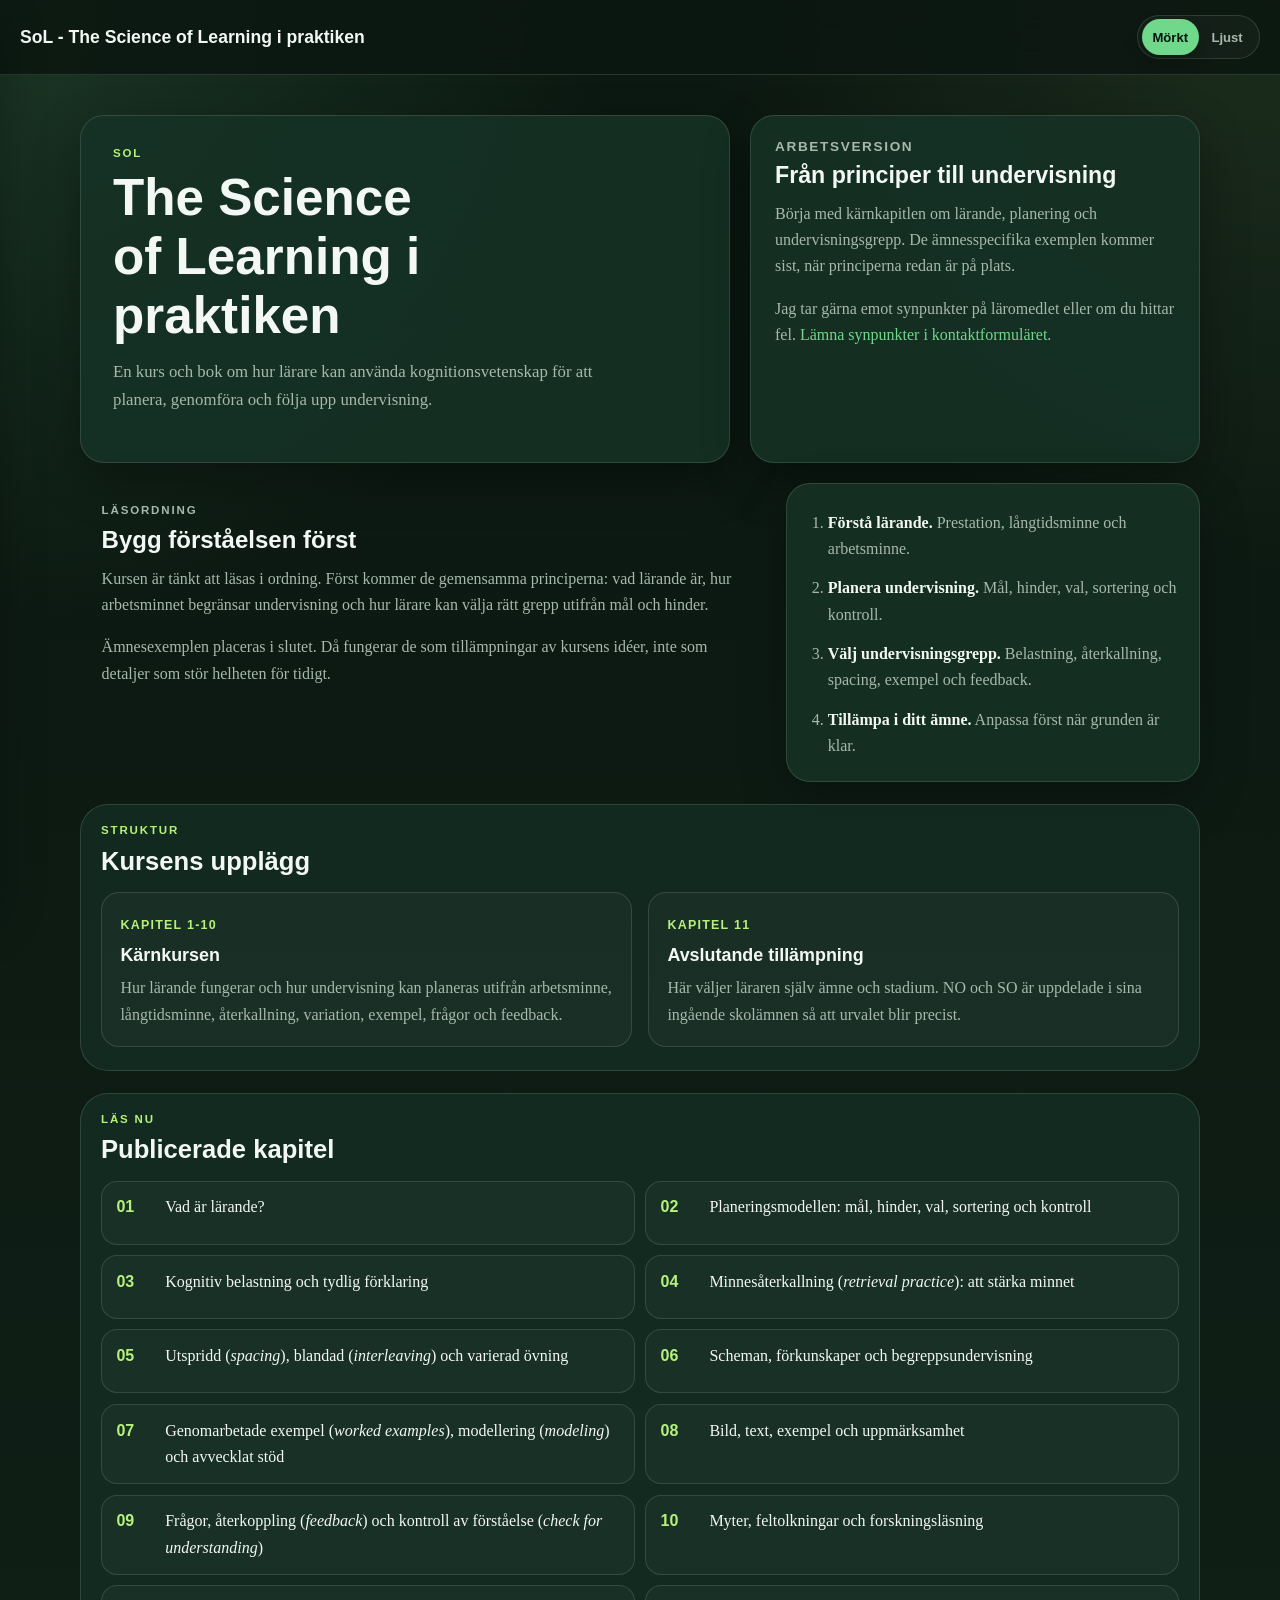
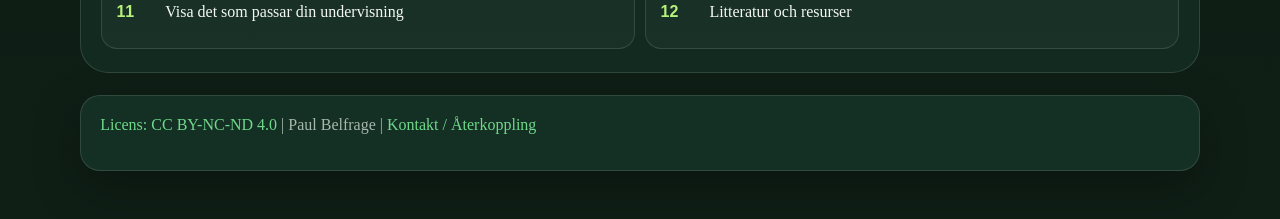
<file: index.html>
<!DOCTYPE html>
<html lang="sv">

<head>
    <meta charset="UTF-8">
    <meta name="viewport" content="width=device-width, initial-scale=1.0">
    <meta name="description" content="The Science of Learning i praktiken är en bok om kognitionsvetenskap, undervisning och lärande med kapitel, övningar och quiz.">
    <title>The Science of Learning i praktiken</title>
    <link rel="stylesheet" href="css/style.css?v=202608251837">
</head>

<body>
    <nav class="navbar">
        <a href="index.html" class="logo">SoL - The Science of Learning i praktiken</a>
        <button class="menu-toggle" id="menu-toggle" aria-label="Öppna kapitelmeny">☰</button>
    </nav>

    <aside class="side-menu" id="side-menu" aria-label="Kapitelmeny">
        <a href="index.html" class="menu-close" id="menu-close" aria-label="Stäng kapitelmeny">✕</a>
        <h2>Kapitel</h2>
        <nav class="chapter-menu" id="chapters-menu"></nav>
    </aside>

    <div class="container home-page">
        <header class="hero">
            <div class="hero-copy">
                <p class="eyebrow">SoL</p>
                <h1>The Science of Learning i praktiken</h1>
                <p class="subtitle">En kurs och bok om hur lärare kan använda kognitionsvetenskap för att planera, genomföra och följa upp undervisning.</p>
            </div>
            <div class="hero-card">
                <p class="hero-card-label">Arbetsversion</p>
                <h2>Från principer till undervisning</h2>
                <p>Börja med kärnkapitlen om lärande, planering och undervisningsgrepp. De ämnesspecifika exemplen kommer sist, när principerna redan är på plats.</p>
                <p>Jag tar gärna emot synpunkter på läromedlet eller om du hittar fel. <a
                        href="https://docs.google.com/forms/d/e/1FAIpQLSc8fyjjAhtlfX3u6UeVvk6AlF_3-ow0UdZmgP3QtJIn5s7_hw/viewform?usp=dialog"
                        target="_blank" rel="noopener noreferrer">Lämna synpunkter i kontaktformuläret</a>.</p>
            </div>
        </header>

        <main class="page-stack">
            <section class="course-intro split-mode">
                <div class="split-mode-copy">
                    <p class="eyebrow">Läsordning</p>
                    <h2>Bygg förståelsen först</h2>
                    <p>Kursen är tänkt att läsas i ordning. Först kommer de gemensamma principerna: vad lärande är, hur arbetsminnet begränsar undervisning och hur lärare kan välja rätt grepp utifrån mål och hinder.</p>
                    <p>Ämnesexemplen placeras i slutet. Då fungerar de som tillämpningar av kursens idéer, inte som detaljer som stör helheten för tidigt.</p>
                </div>
                <div class="split-mode-panel">
                    <ol class="course-steps">
                        <li><strong>Förstå lärande.</strong> Prestation, långtidsminne och arbetsminne.</li>
                        <li><strong>Planera undervisning.</strong> Mål, hinder, val, sortering och kontroll.</li>
                        <li><strong>Välj undervisningsgrepp.</strong> Belastning, återkallning, spacing, exempel och feedback.</li>
                        <li><strong>Tillämpa i ditt ämne.</strong> Anpassa först när grunden är klar.</li>
                    </ol>
                </div>
            </section>

            <section class="toc-section" id="course-roadmap">
                <div class="section-heading">
                    <div>
                        <p class="eyebrow">Struktur</p>
                        <h2>Kursens upplägg</h2>
                    </div>
                </div>

                <div class="roadmap-grid">
                    <article class="roadmap-card">
                        <span class="roadmap-range">Kapitel 1-10</span>
                        <h3>Kärnkursen</h3>
                        <p>Hur lärande fungerar och hur undervisning kan planeras utifrån arbetsminne, långtidsminne, återkallning, variation, exempel, frågor och feedback.</p>
                    </article>
                    <article class="roadmap-card">
                        <span class="roadmap-range">Kapitel 11</span>
                        <h3>Avslutande tillämpning</h3>
                        <p>Här väljer läraren själv ämne och stadium. NO och SO är uppdelade i sina ingående skolämnen så att urvalet blir precist.</p>
                    </article>
                </div>
            </section>

            <section class="toc-section" id="available-chapters">
                <div class="section-heading">
                    <div>
                        <p class="eyebrow">Läs nu</p>
                        <h2>Publicerade kapitel</h2>
                    </div>
                </div>
                <nav class="chapter-menu chapter-menu-home" id="chapters-menu-homepage"></nav>
            </section>

        </main>

        <footer class="site-footer">
            <p><a href="https://creativecommons.org/licenses/by-nc-nd/4.0/" target="_blank" rel="noopener noreferrer">Licens: CC BY-NC-ND 4.0</a> | Paul Belfrage | <a
                href="https://docs.google.com/forms/d/e/1FAIpQLSc8fyjjAhtlfX3u6UeVvk6AlF_3-ow0UdZmgP3QtJIn5s7_hw/viewform"
                target="_blank" rel="noopener noreferrer">Kontakt / Återkoppling</a></p>
    </footer>
    </div>

    <script src="js/main.js?v=202608251837"></script>
</body>

</html>
</file>
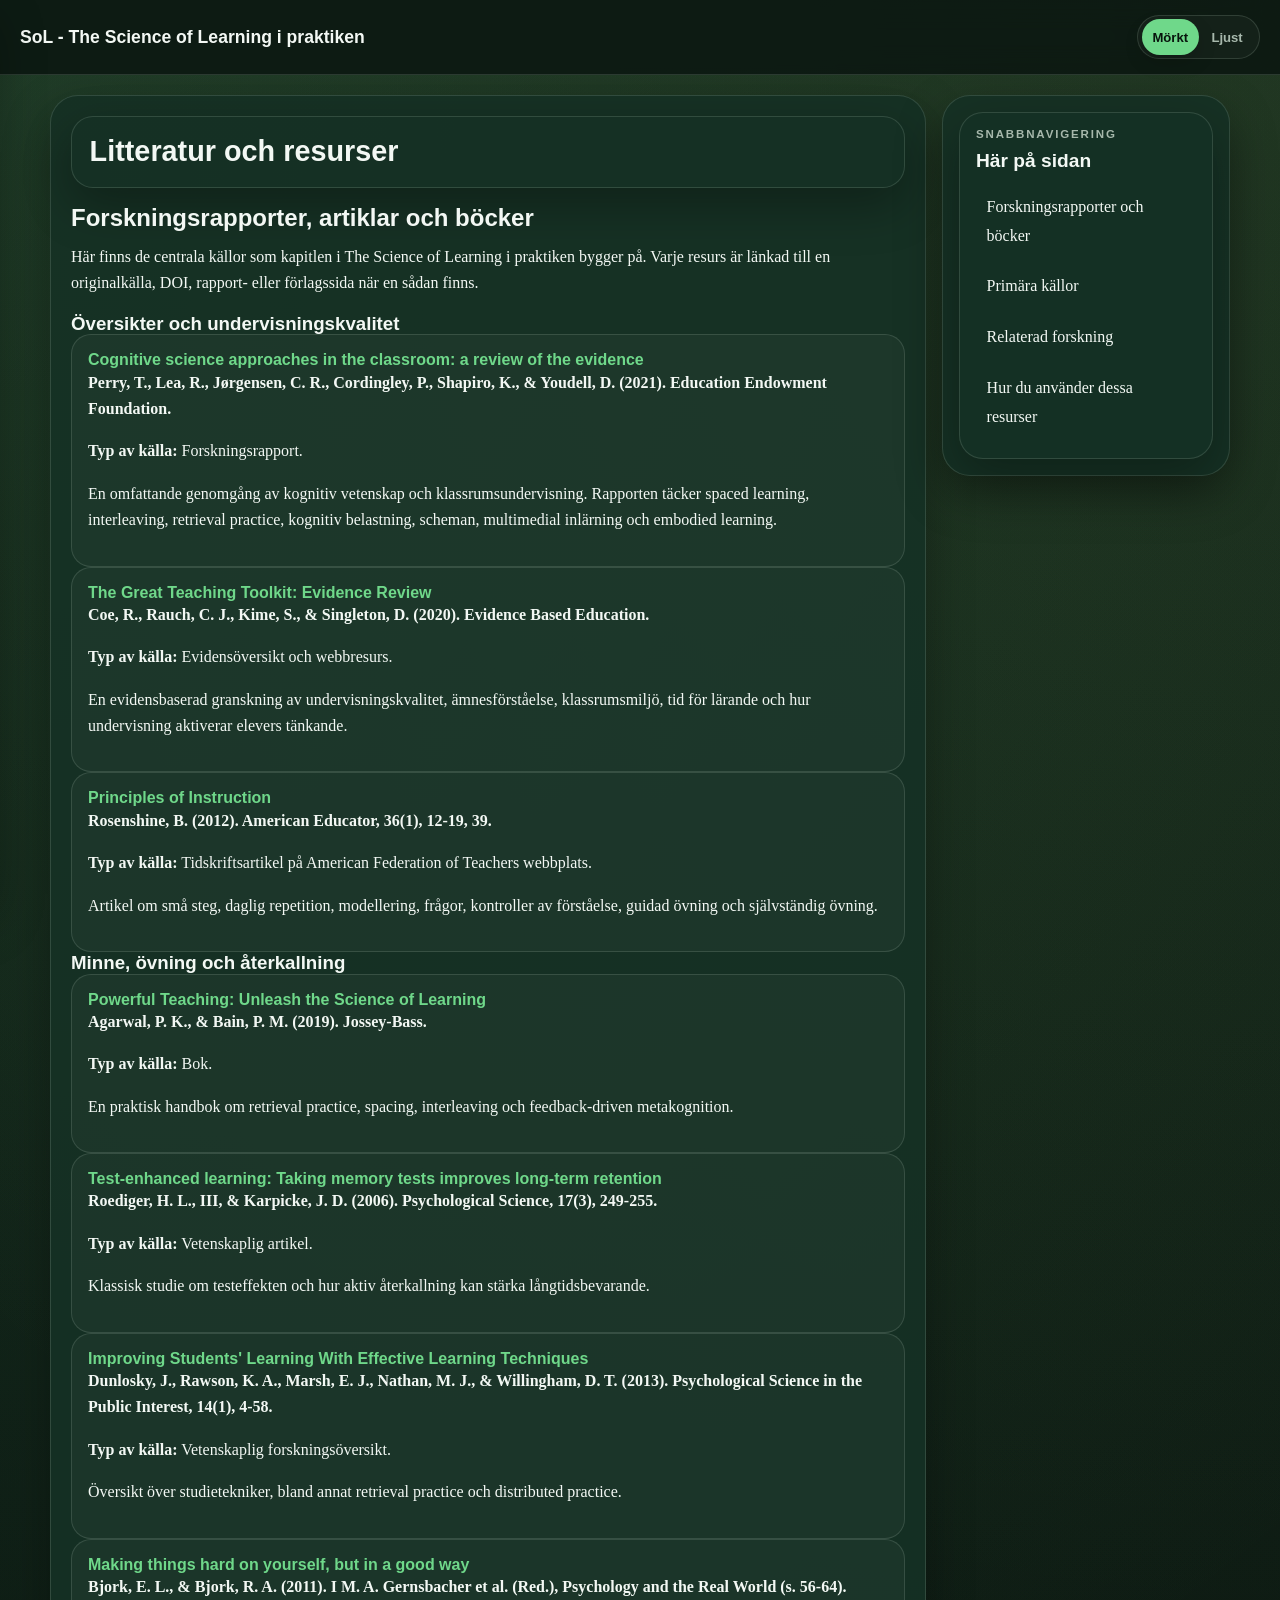
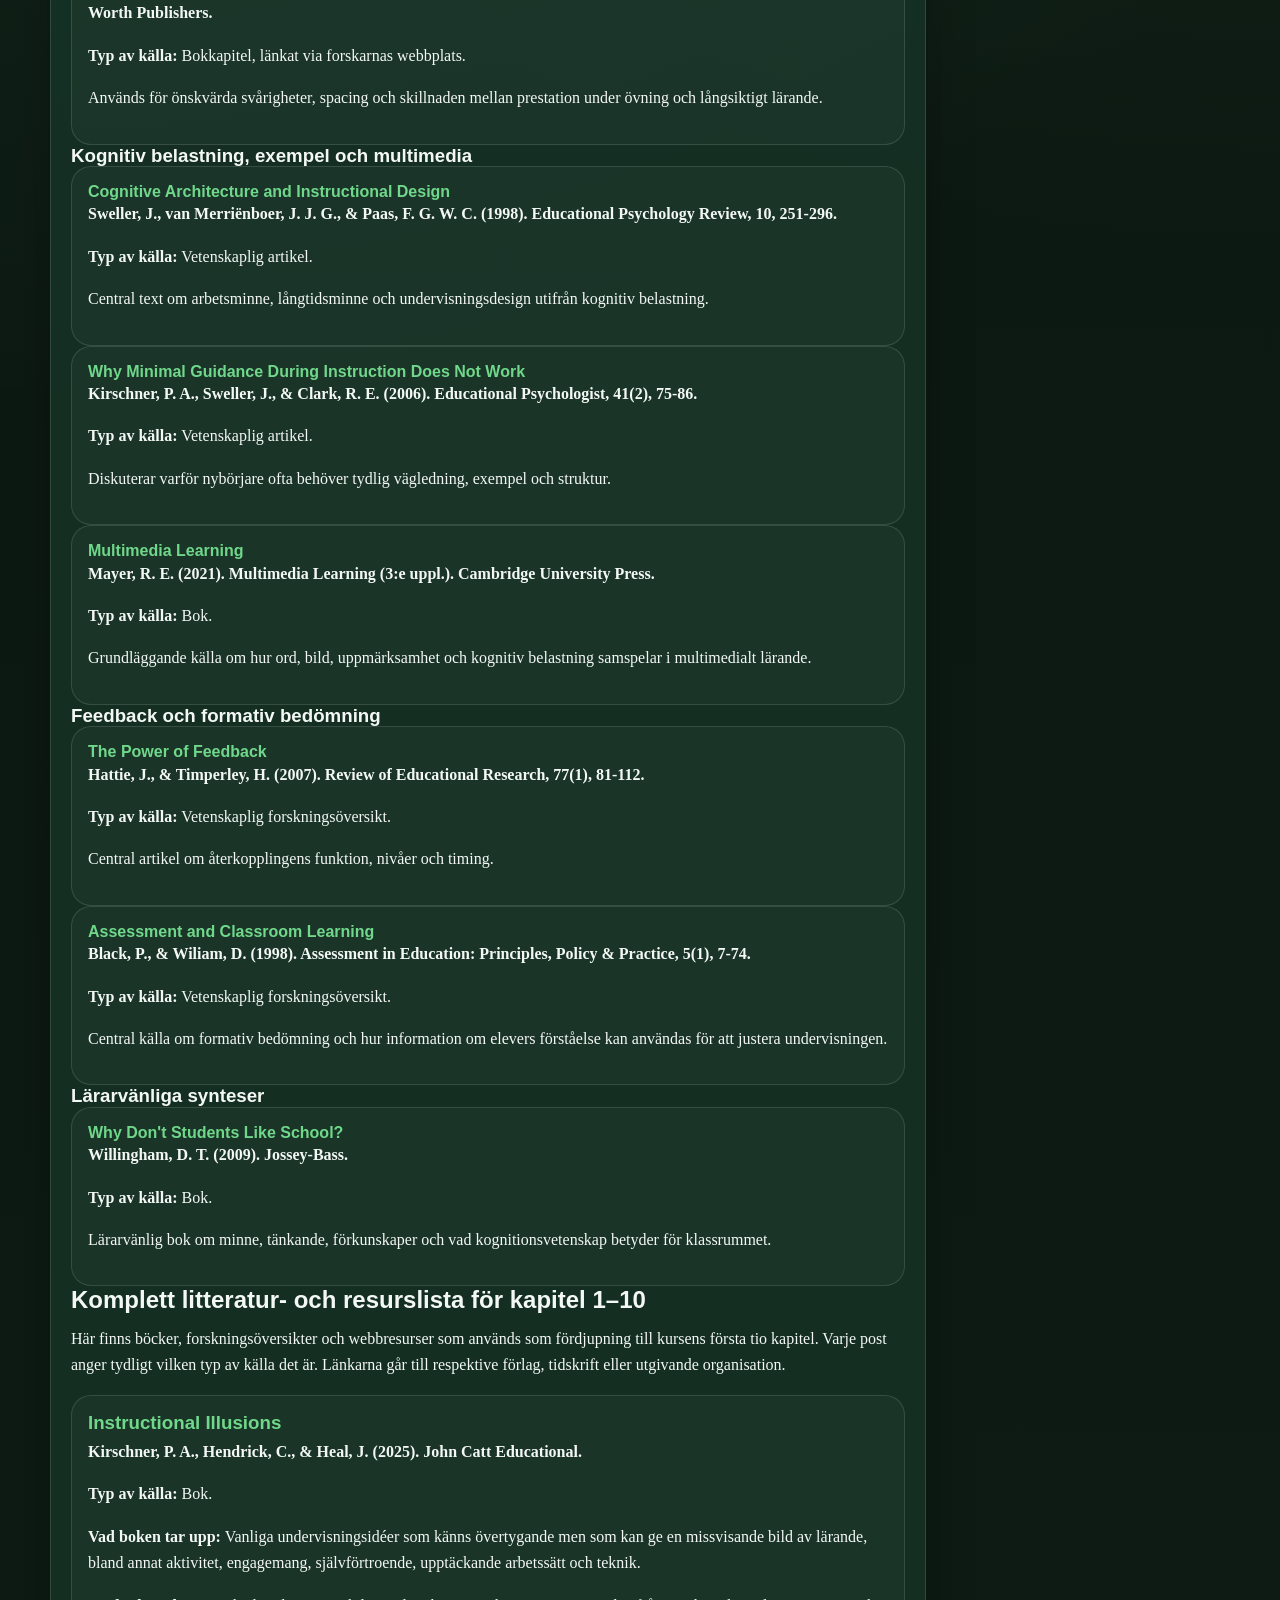
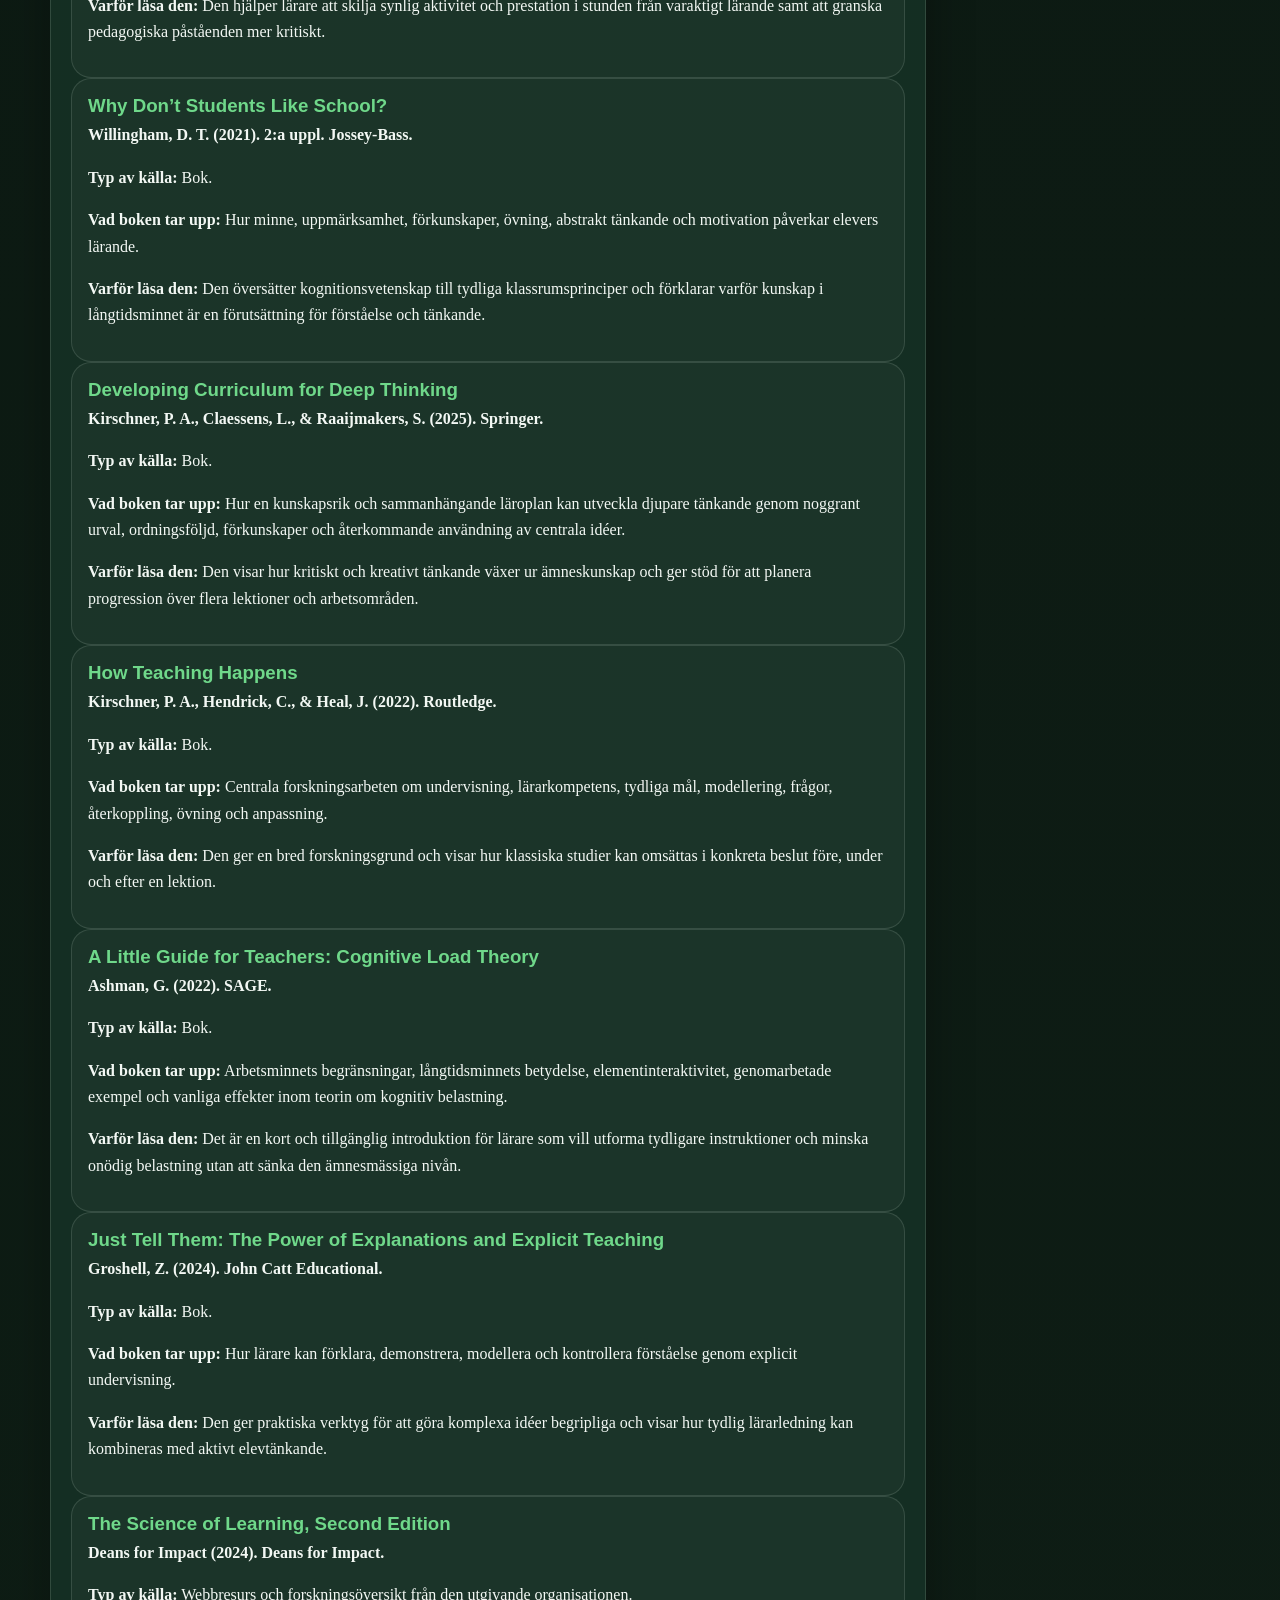
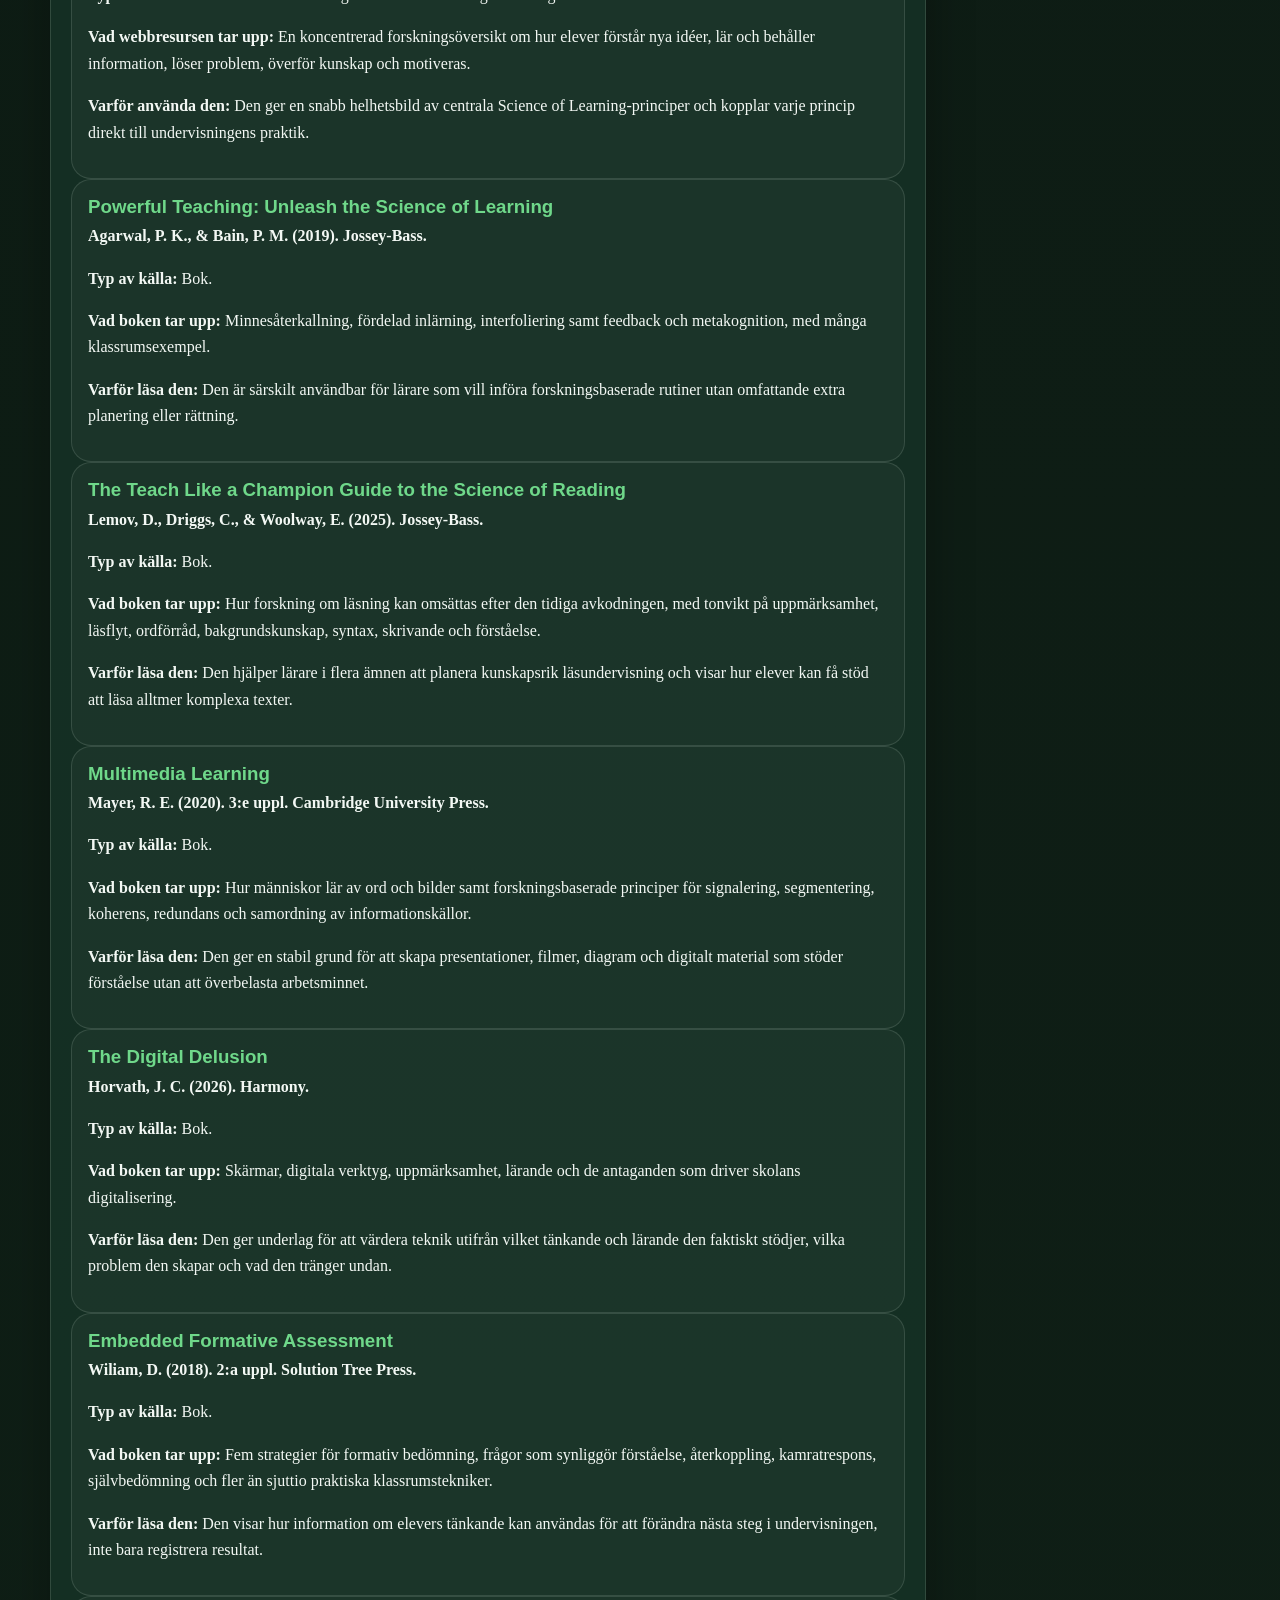
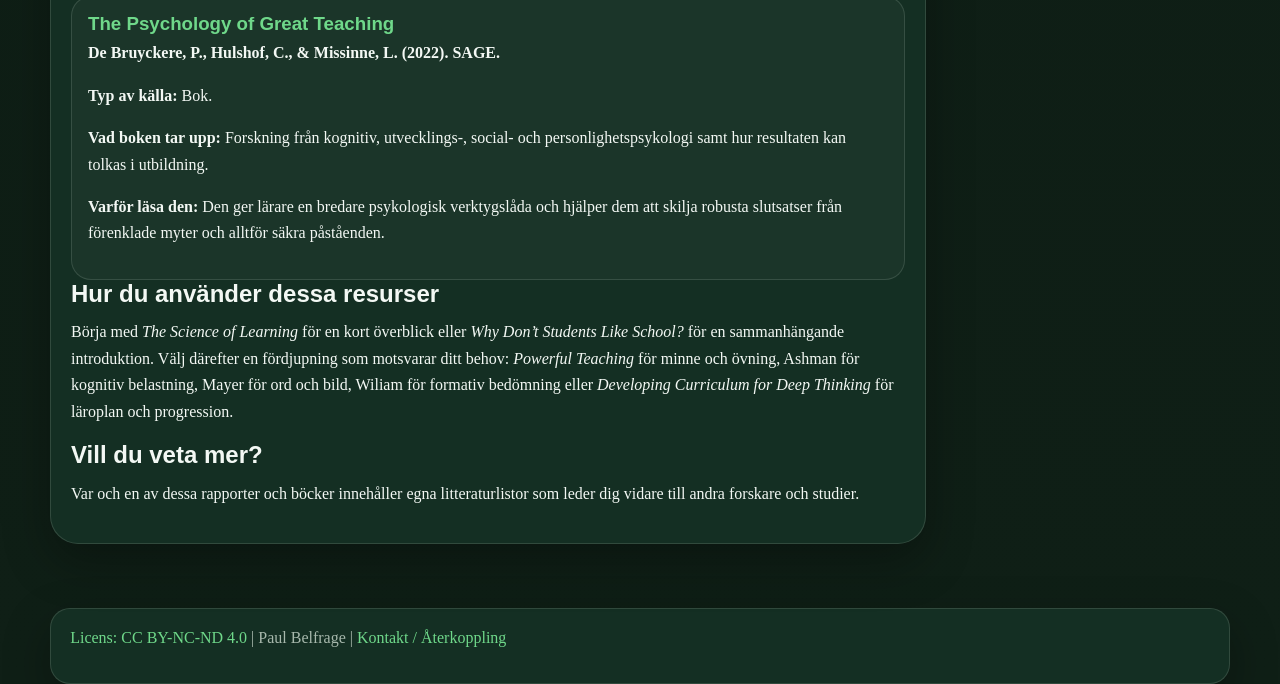
<file: litteratur.html>
<!DOCTYPE html>
<html lang="sv">

<head>
    <meta charset="UTF-8">
    <meta name="viewport" content="width=device-width, initial-scale=1.0">
    <meta name="description"
        content="Litteratur och resurser för The Science of Learning i praktiken - alla originalrapporter och böcker.">
    <title>Litteratur och resurser - The Science of Learning i praktiken</title>
    <link rel="stylesheet" href="css/style.css?v=202608251837">
</head>

<body>
    <nav class="navbar">
        <a href="index.html" class="logo">SoL - The Science of Learning i praktiken</a>
        <button class="menu-toggle" id="menu-toggle" aria-label="Öppna kapitelmeny">☰</button>
    </nav>

    <aside class="side-menu" id="side-menu" aria-label="Kapitelmeny">
        <a href="index.html" class="menu-close" id="menu-close" aria-label="Stäng kapitelmeny">✕</a>
        <h2>Meny</h2>
        <nav class="chapter-menu">
            <a href="index.html">Hem</a>
            <a href="chapters/chapter-1.html">Kapitel 1: Introduktion</a>
            <a href="litteratur.html">Litteratur och resurser</a>
        </nav>
    </aside>

    <main class="container chapter-shell">
        <article class="chapter-main">
            <div class="chapter-header">
                <h1>Litteratur och resurser</h1>
            </div>

            <section id="chapter-content">
                <h2>Forskningsrapporter, artiklar och böcker</h2>
                <p>Här finns de centrala källor som kapitlen i The Science of Learning i praktiken bygger på. Varje resurs är länkad till en originalkälla, DOI, rapport- eller förlagssida när en sådan finns.</p>

                <h3>Översikter och undervisningskvalitet</h3>

                <div class="resource-item">
                    <h4><a href="https://educationendowmentfoundation.org.uk/education-evidence/guidance-reports/cognitive-science" target="_blank" rel="noopener noreferrer">Cognitive science approaches in the classroom: a review of the evidence</a></h4>
                    <p><strong>Perry, T., Lea, R., Jørgensen, C. R., Cordingley, P., Shapiro, K., & Youdell, D. (2021). Education Endowment Foundation.</strong></p>
                    <p><strong>Typ av källa:</strong> Forskningsrapport.</p>
                    <p>En omfattande genomgång av kognitiv vetenskap och klassrumsundervisning. Rapporten täcker spaced learning, interleaving, retrieval practice, kognitiv belastning, scheman, multimedial inlärning och embodied learning.</p>
                </div>

                <div class="resource-item">
                    <h4><a href="https://evidencebased.education/the-great-teaching-toolkit-evidence-review/" target="_blank" rel="noopener noreferrer">The Great Teaching Toolkit: Evidence Review</a></h4>
                    <p><strong>Coe, R., Rauch, C. J., Kime, S., & Singleton, D. (2020). Evidence Based Education.</strong></p>
                    <p><strong>Typ av källa:</strong> Evidensöversikt och webbresurs.</p>
                    <p>En evidensbaserad granskning av undervisningskvalitet, ämnesförståelse, klassrumsmiljö, tid för lärande och hur undervisning aktiverar elevers tänkande.</p>
                </div>

                <div class="resource-item">
                    <h4><a href="https://www.aft.org/ae/spring2012/rosenshine" target="_blank" rel="noopener noreferrer">Principles of Instruction</a></h4>
                    <p><strong>Rosenshine, B. (2012). American Educator, 36(1), 12-19, 39.</strong></p>
                    <p><strong>Typ av källa:</strong> Tidskriftsartikel på American Federation of Teachers webbplats.</p>
                    <p>Artikel om små steg, daglig repetition, modellering, frågor, kontroller av förståelse, guidad övning och självständig övning.</p>
                </div>

                <h3>Minne, övning och återkallning</h3>

                <div class="resource-item">
                    <h4><a href="https://onlinelibrary.wiley.com/doi/book/10.1002/9781119549031" target="_blank" rel="noopener noreferrer">Powerful Teaching: Unleash the Science of Learning</a></h4>
                    <p><strong>Agarwal, P. K., & Bain, P. M. (2019). Jossey-Bass.</strong></p>
                    <p><strong>Typ av källa:</strong> Bok.</p>
                    <p>En praktisk handbok om retrieval practice, spacing, interleaving och feedback-driven metakognition.</p>
                </div>

                <div class="resource-item">
                    <h4><a href="https://doi.org/10.1111/j.1467-9280.2006.01693.x" target="_blank" rel="noopener noreferrer">Test-enhanced learning: Taking memory tests improves long-term retention</a></h4>
                    <p><strong>Roediger, H. L., III, & Karpicke, J. D. (2006). Psychological Science, 17(3), 249-255.</strong></p>
                    <p><strong>Typ av källa:</strong> Vetenskaplig artikel.</p>
                    <p>Klassisk studie om testeffekten och hur aktiv återkallning kan stärka långtidsbevarande.</p>
                </div>

                <div class="resource-item">
                    <h4><a href="https://doi.org/10.1177/1529100612453266" target="_blank" rel="noopener noreferrer">Improving Students' Learning With Effective Learning Techniques</a></h4>
                    <p><strong>Dunlosky, J., Rawson, K. A., Marsh, E. J., Nathan, M. J., & Willingham, D. T. (2013). Psychological Science in the Public Interest, 14(1), 4-58.</strong></p>
                    <p><strong>Typ av källa:</strong> Vetenskaplig forskningsöversikt.</p>
                    <p>Översikt över studietekniker, bland annat retrieval practice och distributed practice.</p>
                </div>

                <div class="resource-item">
                    <h4><a href="https://bjorklab.psych.ucla.edu/research/#spacing" target="_blank" rel="noopener noreferrer">Making things hard on yourself, but in a good way</a></h4>
                    <p><strong>Bjork, E. L., & Bjork, R. A. (2011). I M. A. Gernsbacher et al. (Red.), Psychology and the Real World (s. 56-64). Worth Publishers.</strong></p>
                    <p><strong>Typ av källa:</strong> Bokkapitel, länkat via forskarnas webbplats.</p>
                    <p>Används för önskvärda svårigheter, spacing och skillnaden mellan prestation under övning och långsiktigt lärande.</p>
                </div>

                <h3>Kognitiv belastning, exempel och multimedia</h3>

                <div class="resource-item">
                    <h4><a href="https://doi.org/10.1023/A:1022193728205" target="_blank" rel="noopener noreferrer">Cognitive Architecture and Instructional Design</a></h4>
                    <p><strong>Sweller, J., van Merriënboer, J. J. G., & Paas, F. G. W. C. (1998). Educational Psychology Review, 10, 251-296.</strong></p>
                    <p><strong>Typ av källa:</strong> Vetenskaplig artikel.</p>
                    <p>Central text om arbetsminne, långtidsminne och undervisningsdesign utifrån kognitiv belastning.</p>
                </div>

                <div class="resource-item">
                    <h4><a href="https://doi.org/10.1207/s15326985ep4102_1" target="_blank" rel="noopener noreferrer">Why Minimal Guidance During Instruction Does Not Work</a></h4>
                    <p><strong>Kirschner, P. A., Sweller, J., & Clark, R. E. (2006). Educational Psychologist, 41(2), 75-86.</strong></p>
                    <p><strong>Typ av källa:</strong> Vetenskaplig artikel.</p>
                    <p>Diskuterar varför nybörjare ofta behöver tydlig vägledning, exempel och struktur.</p>
                </div>

                <div class="resource-item">
                    <h4><a href="https://www.cambridge.org/highereducation/subjects/educational-psychology/07C174FA3E100B489B41271ECF9FA018/listing" target="_blank" rel="noopener noreferrer">Multimedia Learning</a></h4>
                    <p><strong>Mayer, R. E. (2021). Multimedia Learning (3:e uppl.). Cambridge University Press.</strong></p>
                    <p><strong>Typ av källa:</strong> Bok.</p>
                    <p>Grundläggande källa om hur ord, bild, uppmärksamhet och kognitiv belastning samspelar i multimedialt lärande.</p>
                </div>

                <h3>Feedback och formativ bedömning</h3>

                <div class="resource-item">
                    <h4><a href="https://doi.org/10.3102/003465430298487" target="_blank" rel="noopener noreferrer">The Power of Feedback</a></h4>
                    <p><strong>Hattie, J., & Timperley, H. (2007). Review of Educational Research, 77(1), 81-112.</strong></p>
                    <p><strong>Typ av källa:</strong> Vetenskaplig forskningsöversikt.</p>
                    <p>Central artikel om återkopplingens funktion, nivåer och timing.</p>
                </div>

                <div class="resource-item">
                    <h4><a href="https://doi.org/10.1080/0969595980050102" target="_blank" rel="noopener noreferrer">Assessment and Classroom Learning</a></h4>
                    <p><strong>Black, P., & Wiliam, D. (1998). Assessment in Education: Principles, Policy & Practice, 5(1), 7-74.</strong></p>
                    <p><strong>Typ av källa:</strong> Vetenskaplig forskningsöversikt.</p>
                    <p>Central källa om formativ bedömning och hur information om elevers förståelse kan användas för att justera undervisningen.</p>
                </div>

                <h3>Lärarvänliga synteser</h3>

                <div class="resource-item">
                    <h4><a href="https://uat.store.wiley.com/en-us/why-don%27t-students-like-school-a-cognitive-scientist-answers-questions-about-how-the-mind-works-and-what-it-means-for-the-classroom-2nd-edition-p-9781119715801" target="_blank" rel="noopener noreferrer">Why Don't Students Like School?</a></h4>
                    <p><strong>Willingham, D. T. (2009). Jossey-Bass.</strong></p>
                    <p><strong>Typ av källa:</strong> Bok.</p>
                    <p>Lärarvänlig bok om minne, tänkande, förkunskaper och vad kognitionsvetenskap betyder för klassrummet.</p>
                </div>

                <h2>Komplett litteratur- och resurslista för kapitel 1–10</h2>
                <p>Här finns böcker, forskningsöversikter och webbresurser som används som fördjupning till kursens första tio kapitel. Varje post anger tydligt vilken typ av källa det är. Länkarna går till respektive förlag, tidskrift eller utgivande organisation.</p>

                <div class="resource-item">
                    <h3><a href="https://www.hachette.co.uk/titles/paul-a-kirschner/instructional-illusions/9781036008918/" target="_blank" rel="noopener noreferrer">Instructional Illusions</a></h3>
                    <p><strong>Kirschner, P. A., Hendrick, C., &amp; Heal, J. (2025). John Catt Educational.</strong></p>
                    <p><strong>Typ av källa:</strong> Bok.</p>
                    <p><strong>Vad boken tar upp:</strong> Vanliga undervisningsidéer som känns övertygande men som kan ge en missvisande bild av lärande, bland annat aktivitet, engagemang, självförtroende, upptäckande arbetssätt och teknik.</p>
                    <p><strong>Varför läsa den:</strong> Den hjälper lärare att skilja synlig aktivitet och prestation i stunden från varaktigt lärande samt att granska pedagogiska påståenden mer kritiskt.</p>
                </div>

                <div class="resource-item">
                    <h3><a href="https://uat.store.wiley.com/en-us/why-don%27t-students-like-school-a-cognitive-scientist-answers-questions-about-how-the-mind-works-and-what-it-means-for-the-classroom-2nd-edition-p-9781119715801" target="_blank" rel="noopener noreferrer">Why Don’t Students Like School?</a></h3>
                    <p><strong>Willingham, D. T. (2021). 2:a uppl. Jossey-Bass.</strong></p>
                    <p><strong>Typ av källa:</strong> Bok.</p>
                    <p><strong>Vad boken tar upp:</strong> Hur minne, uppmärksamhet, förkunskaper, övning, abstrakt tänkande och motivation påverkar elevers lärande.</p>
                    <p><strong>Varför läsa den:</strong> Den översätter kognitionsvetenskap till tydliga klassrumsprinciper och förklarar varför kunskap i långtidsminnet är en förutsättning för förståelse och tänkande.</p>
                </div>

                <div class="resource-item">
                    <h3><a href="https://link.springer.com/book/10.1007/978-3-031-74661-1" target="_blank" rel="noopener noreferrer">Developing Curriculum for Deep Thinking</a></h3>
                    <p><strong>Kirschner, P. A., Claessens, L., &amp; Raaijmakers, S. (2025). Springer.</strong></p>
                    <p><strong>Typ av källa:</strong> Bok.</p>
                    <p><strong>Vad boken tar upp:</strong> Hur en kunskapsrik och sammanhängande läroplan kan utveckla djupare tänkande genom noggrant urval, ordningsföljd, förkunskaper och återkommande användning av centrala idéer.</p>
                    <p><strong>Varför läsa den:</strong> Den visar hur kritiskt och kreativt tänkande växer ur ämneskunskap och ger stöd för att planera progression över flera lektioner och arbetsområden.</p>
                </div>

                <div class="resource-item">
                    <h3><a href="https://www.routledge.com/How-Teaching-Happens-Seminal-Works-in-Teaching-and-Teacher-Effectiveness-and-What-They-Mean-in-Practice/Kirschner-Hendrick-Heal/p/book/9781032132082" target="_blank" rel="noopener noreferrer">How Teaching Happens</a></h3>
                    <p><strong>Kirschner, P. A., Hendrick, C., &amp; Heal, J. (2022). Routledge.</strong></p>
                    <p><strong>Typ av källa:</strong> Bok.</p>
                    <p><strong>Vad boken tar upp:</strong> Centrala forskningsarbeten om undervisning, lärarkompetens, tydliga mål, modellering, frågor, återkoppling, övning och anpassning.</p>
                    <p><strong>Varför läsa den:</strong> Den ger en bred forskningsgrund och visar hur klassiska studier kan omsättas i konkreta beslut före, under och efter en lektion.</p>
                </div>

                <div class="resource-item">
                    <h3><a href="https://www.sagepub.com/shop/buy-a-book/a-little-guide-for-teachers-cognitive-load-theory-1-283309" target="_blank" rel="noopener noreferrer">A Little Guide for Teachers: Cognitive Load Theory</a></h3>
                    <p><strong>Ashman, G. (2022). SAGE.</strong></p>
                    <p><strong>Typ av källa:</strong> Bok.</p>
                    <p><strong>Vad boken tar upp:</strong> Arbetsminnets begränsningar, långtidsminnets betydelse, elementinteraktivitet, genomarbetade exempel och vanliga effekter inom teorin om kognitiv belastning.</p>
                    <p><strong>Varför läsa den:</strong> Det är en kort och tillgänglig introduktion för lärare som vill utforma tydligare instruktioner och minska onödig belastning utan att sänka den ämnesmässiga nivån.</p>
                </div>

                <div class="resource-item">
                    <h3><a href="https://www.hachette.co.uk/titles/zach-groshell/just-tell-them-the-power-of-explanations-and-explicit-teaching/9781036003685/" target="_blank" rel="noopener noreferrer">Just Tell Them: The Power of Explanations and Explicit Teaching</a></h3>
                    <p><strong>Groshell, Z. (2024). John Catt Educational.</strong></p>
                    <p><strong>Typ av källa:</strong> Bok.</p>
                    <p><strong>Vad boken tar upp:</strong> Hur lärare kan förklara, demonstrera, modellera och kontrollera förståelse genom explicit undervisning.</p>
                    <p><strong>Varför läsa den:</strong> Den ger praktiska verktyg för att göra komplexa idéer begripliga och visar hur tydlig lärarledning kan kombineras med aktivt elevtänkande.</p>
                </div>

                <div class="resource-item">
                    <h3><a href="https://www.deansforimpact.org/resources/the-science-of-learning/" target="_blank" rel="noopener noreferrer">The Science of Learning, Second Edition</a></h3>
                    <p><strong>Deans for Impact (2024). Deans for Impact.</strong></p>
                    <p><strong>Typ av källa:</strong> Webbresurs och forskningsöversikt från den utgivande organisationen.</p>
                    <p><strong>Vad webbresursen tar upp:</strong> En koncentrerad forskningsöversikt om hur elever förstår nya idéer, lär och behåller information, löser problem, överför kunskap och motiveras.</p>
                    <p><strong>Varför använda den:</strong> Den ger en snabb helhetsbild av centrala Science of Learning-principer och kopplar varje princip direkt till undervisningens praktik.</p>
                </div>

                <div class="resource-item">
                    <h3><a href="https://onlinelibrary.wiley.com/doi/book/10.1002/9781119549031" target="_blank" rel="noopener noreferrer">Powerful Teaching: Unleash the Science of Learning</a></h3>
                    <p><strong>Agarwal, P. K., &amp; Bain, P. M. (2019). Jossey-Bass.</strong></p>
                    <p><strong>Typ av källa:</strong> Bok.</p>
                    <p><strong>Vad boken tar upp:</strong> Minnesåterkallning, fördelad inlärning, interfoliering samt feedback och metakognition, med många klassrumsexempel.</p>
                    <p><strong>Varför läsa den:</strong> Den är särskilt användbar för lärare som vill införa forskningsbaserade rutiner utan omfattande extra planering eller rättning.</p>
                </div>

                <div class="resource-item">
                    <h3><a href="https://www.wiley.com/en-us/shop/jossey-bass-c-JB" target="_blank" rel="noopener noreferrer">The Teach Like a Champion Guide to the Science of Reading</a></h3>
                    <p><strong>Lemov, D., Driggs, C., &amp; Woolway, E. (2025). Jossey-Bass.</strong></p>
                    <p><strong>Typ av källa:</strong> Bok.</p>
                    <p><strong>Vad boken tar upp:</strong> Hur forskning om läsning kan omsättas efter den tidiga avkodningen, med tonvikt på uppmärksamhet, läsflyt, ordförråd, bakgrundskunskap, syntax, skrivande och förståelse.</p>
                    <p><strong>Varför läsa den:</strong> Den hjälper lärare i flera ämnen att planera kunskapsrik läsundervisning och visar hur elever kan få stöd att läsa alltmer komplexa texter.</p>
                </div>

                <div class="resource-item">
                    <h3><a href="https://www.cambridge.org/highereducation/subjects/educational-psychology/07C174FA3E100B489B41271ECF9FA018/listing" target="_blank" rel="noopener noreferrer">Multimedia Learning</a></h3>
                    <p><strong>Mayer, R. E. (2020). 3:e uppl. Cambridge University Press.</strong></p>
                    <p><strong>Typ av källa:</strong> Bok.</p>
                    <p><strong>Vad boken tar upp:</strong> Hur människor lär av ord och bilder samt forskningsbaserade principer för signalering, segmentering, koherens, redundans och samordning av informationskällor.</p>
                    <p><strong>Varför läsa den:</strong> Den ger en stabil grund för att skapa presentationer, filmer, diagram och digitalt material som stöder förståelse utan att överbelasta arbetsminnet.</p>
                </div>

                <div class="resource-item">
                    <h3><a href="https://www.penguinrandomhouse.com/books/838437/the-digital-delusion-by-jared-cooney-horvath-phd-med/" target="_blank" rel="noopener noreferrer">The Digital Delusion</a></h3>
                    <p><strong>Horvath, J. C. (2026). Harmony.</strong></p>
                    <p><strong>Typ av källa:</strong> Bok.</p>
                    <p><strong>Vad boken tar upp:</strong> Skärmar, digitala verktyg, uppmärksamhet, lärande och de antaganden som driver skolans digitalisering.</p>
                    <p><strong>Varför läsa den:</strong> Den ger underlag för att värdera teknik utifrån vilket tänkande och lärande den faktiskt stödjer, vilka problem den skapar och vad den tränger undan.</p>
                </div>

                <div class="resource-item">
                    <h3><a href="https://www.solutiontree.com/embedded-formative-assessment-second-ed.html" target="_blank" rel="noopener noreferrer">Embedded Formative Assessment</a></h3>
                    <p><strong>Wiliam, D. (2018). 2:a uppl. Solution Tree Press.</strong></p>
                    <p><strong>Typ av källa:</strong> Bok.</p>
                    <p><strong>Vad boken tar upp:</strong> Fem strategier för formativ bedömning, frågor som synliggör förståelse, återkoppling, kamratrespons, självbedömning och fler än sjuttio praktiska klassrumstekniker.</p>
                    <p><strong>Varför läsa den:</strong> Den visar hur information om elevers tänkande kan användas för att förändra nästa steg i undervisningen, inte bara registrera resultat.</p>
                </div>

                <div class="resource-item">
                    <h3><a href="https://www.sagepub.com/shop/buy-a-book/the-psychology-of-great-teaching-1-274409" target="_blank" rel="noopener noreferrer">The Psychology of Great Teaching</a></h3>
                    <p><strong>De Bruyckere, P., Hulshof, C., &amp; Missinne, L. (2022). SAGE.</strong></p>
                    <p><strong>Typ av källa:</strong> Bok.</p>
                    <p><strong>Vad boken tar upp:</strong> Forskning från kognitiv, utvecklings-, social- och personlighetspsykologi samt hur resultaten kan tolkas i utbildning.</p>
                    <p><strong>Varför läsa den:</strong> Den ger lärare en bredare psykologisk verktygslåda och hjälper dem att skilja robusta slutsatser från förenklade myter och alltför säkra påståenden.</p>
                </div>

                <h2>Hur du använder dessa resurser</h2>
                <p>Börja med <em>The Science of Learning</em> för en kort överblick eller <em>Why Don’t Students Like School?</em> för en sammanhängande introduktion. Välj därefter en fördjupning som motsvarar ditt behov: <em>Powerful Teaching</em> för minne och övning, Ashman för kognitiv belastning, Mayer för ord och bild, Wiliam för formativ bedömning eller <em>Developing Curriculum for Deep Thinking</em> för läroplan och progression.</p>

                <h2>Vill du veta mer?</h2>
                <p>Var och en av dessa rapporter och böcker innehåller egna litteraturlistor som leder dig vidare till andra forskare och studier.</p>
            </section>
        </article>

        <aside class="chapter-aside">
            <section class="aside-card">
                <p class="eyebrow">Snabbnavigering</p>
                <h2>Här på sidan</h2>
                <nav class="chapter-toc">
                    <ul class="chapter-toc-list">
                        <li><a href="#" class="toc-link">Forskningsrapporter och böcker</a></li>
                        <li><a href="#" class="toc-link">Primära källor</a></li>
                        <li><a href="#" class="toc-link">Relaterad forskning</a></li>
                        <li><a href="#" class="toc-link">Hur du använder dessa resurser</a></li>
                    </ul>
                </nav>
            </section>
        </aside>
    </main>

    <footer class="site-footer site-footer-wide">
        <p><a href="https://creativecommons.org/licenses/by-nc-nd/4.0/" target="_blank" rel="noopener noreferrer">Licens: CC BY-NC-ND 4.0</a> | Paul Belfrage | <a href="https://docs.google.com/forms/d/e/1FAIpQLSc8fyjjAhtlfX3u6UeVvk6AlF_3-ow0UdZmgP3QtJIn5s7_hw/viewform" target="_blank" rel="noopener noreferrer">Kontakt / Återkoppling</a></p>
    </footer>

    <script src="js/main.js?v=202608251837"></script>
</body>

</html>
</file>
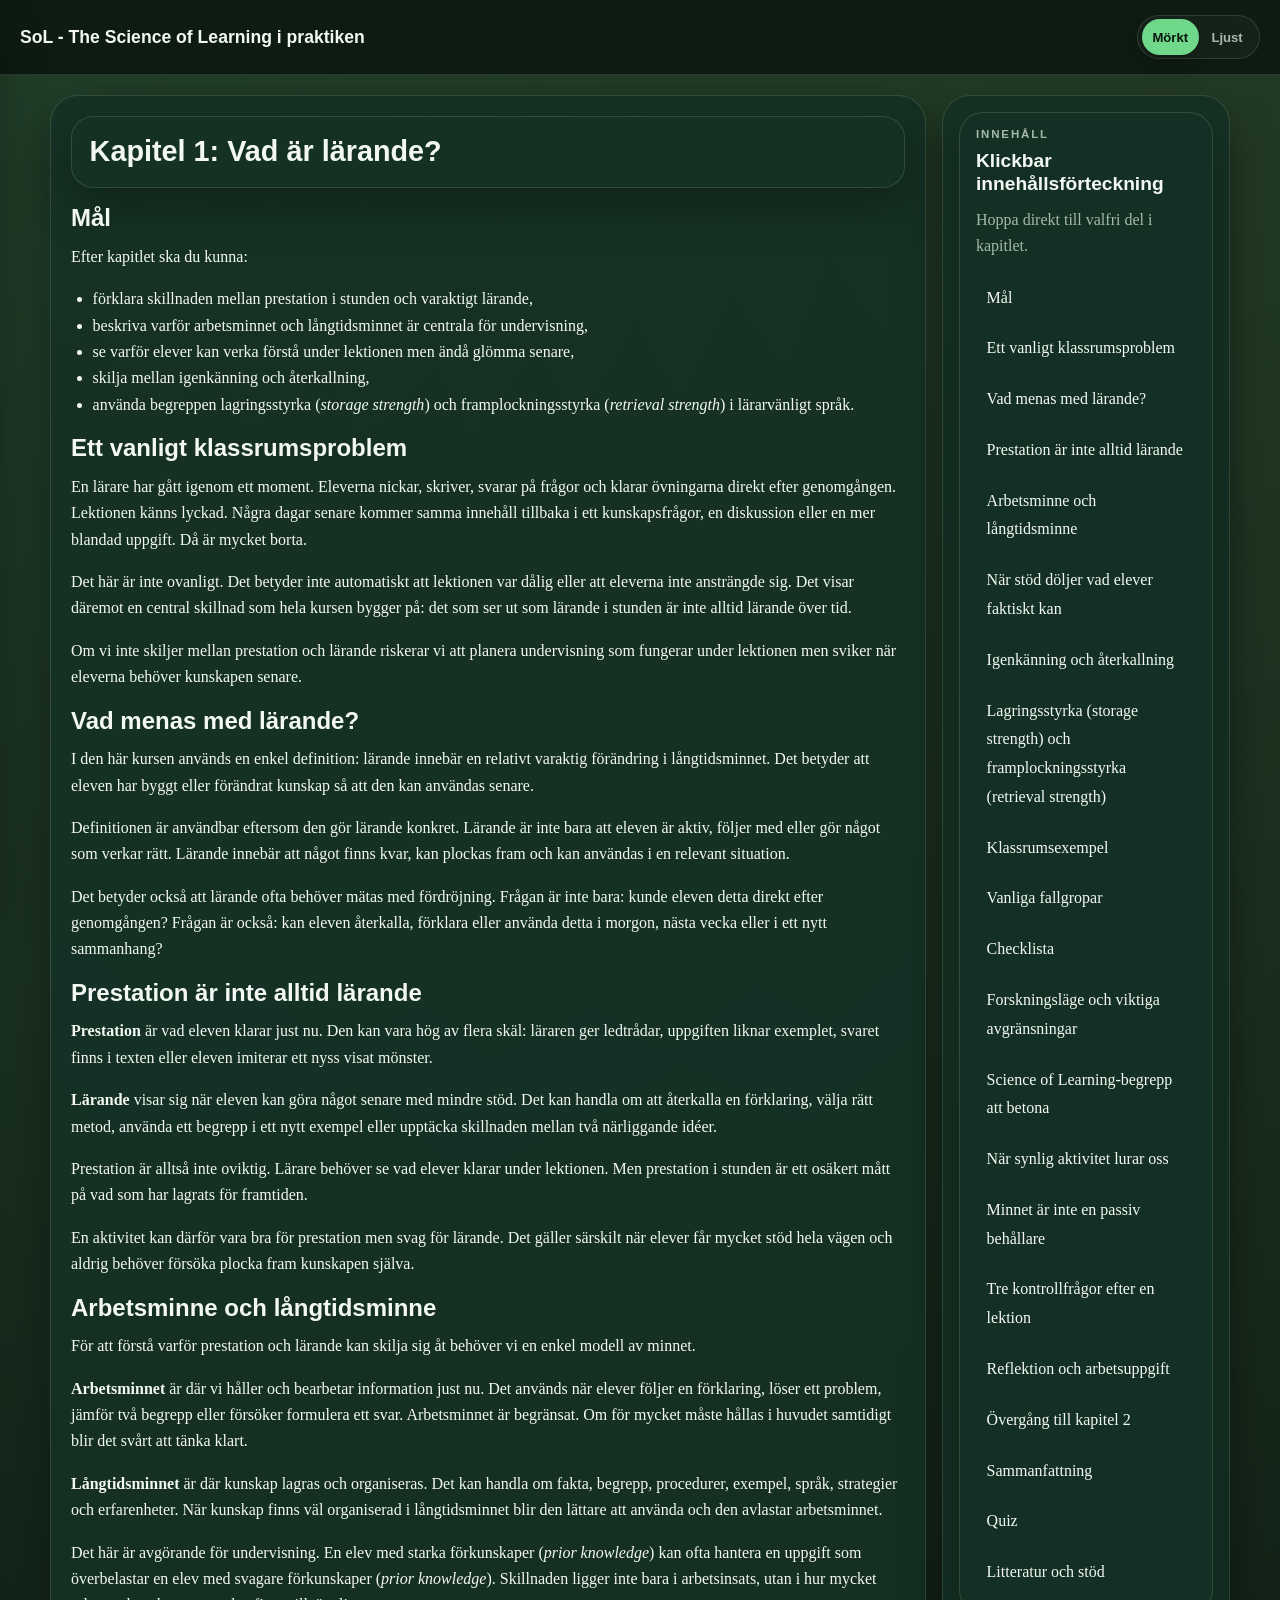
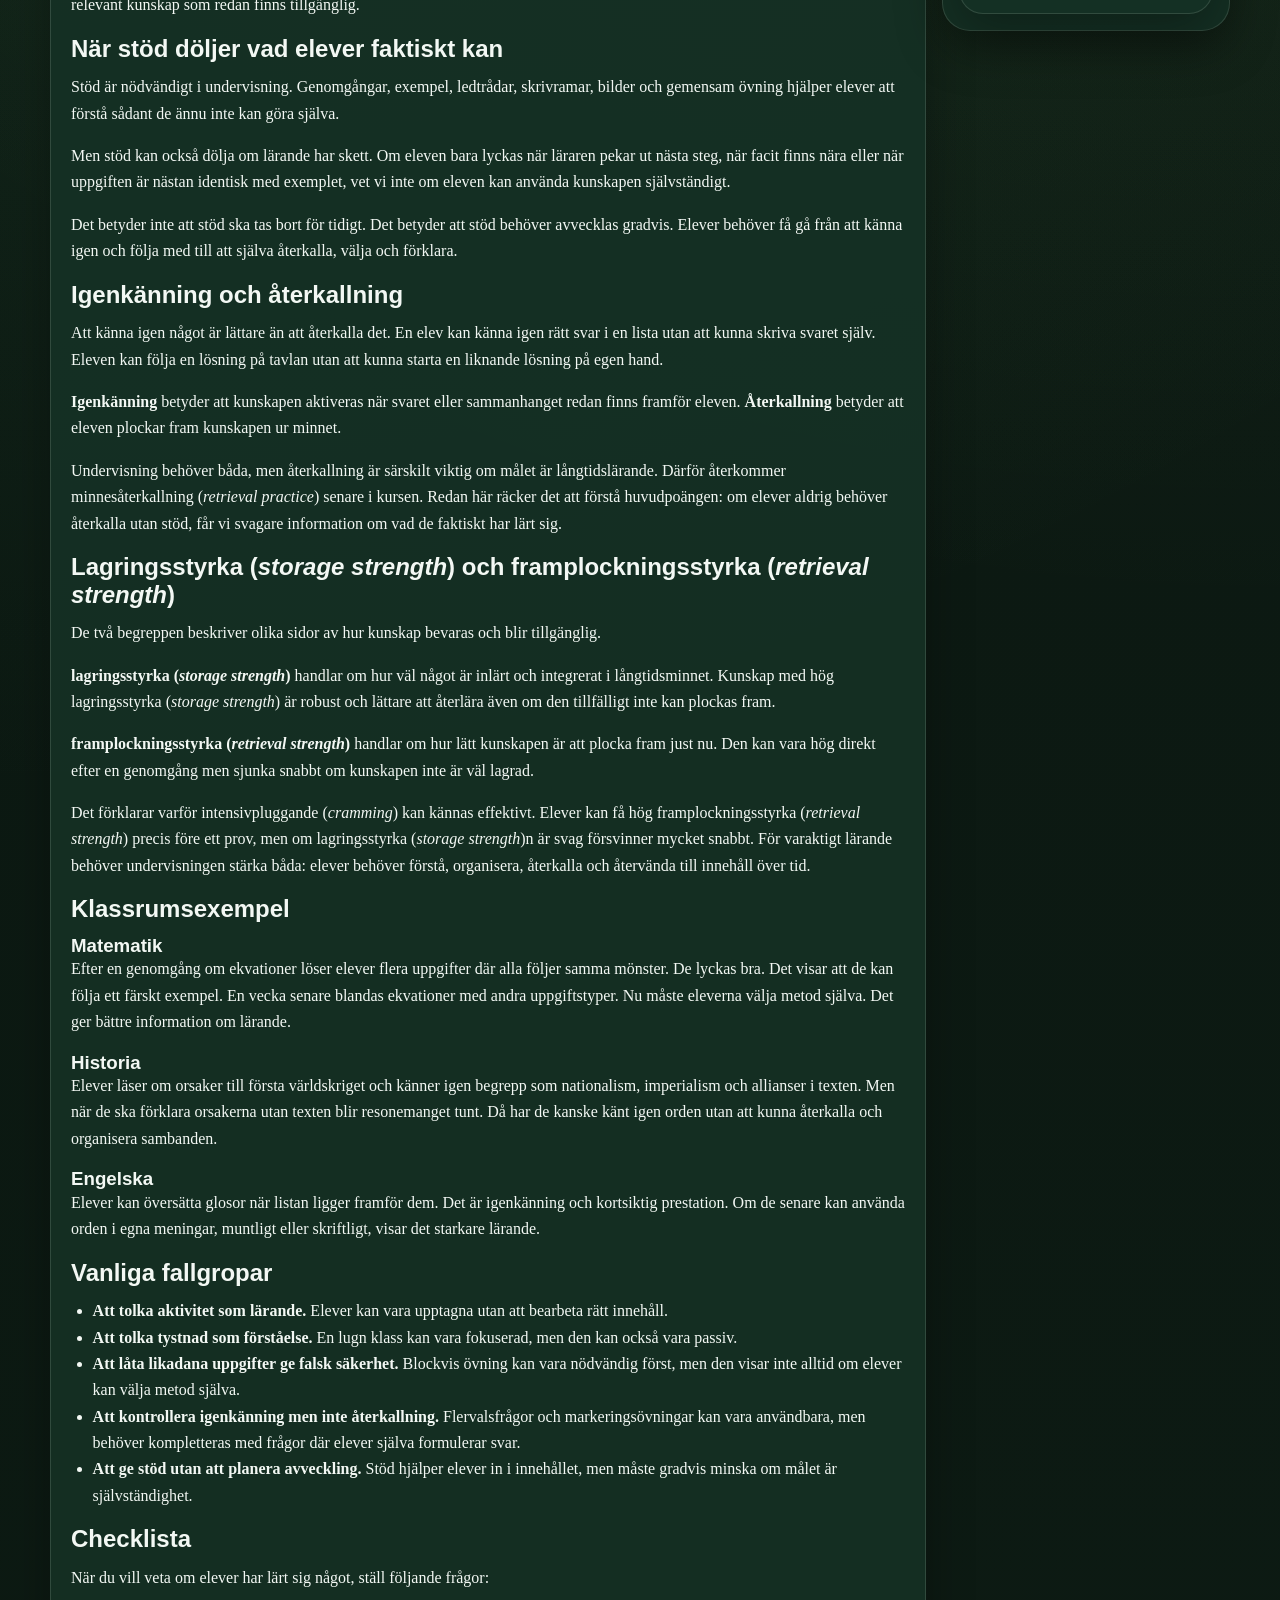
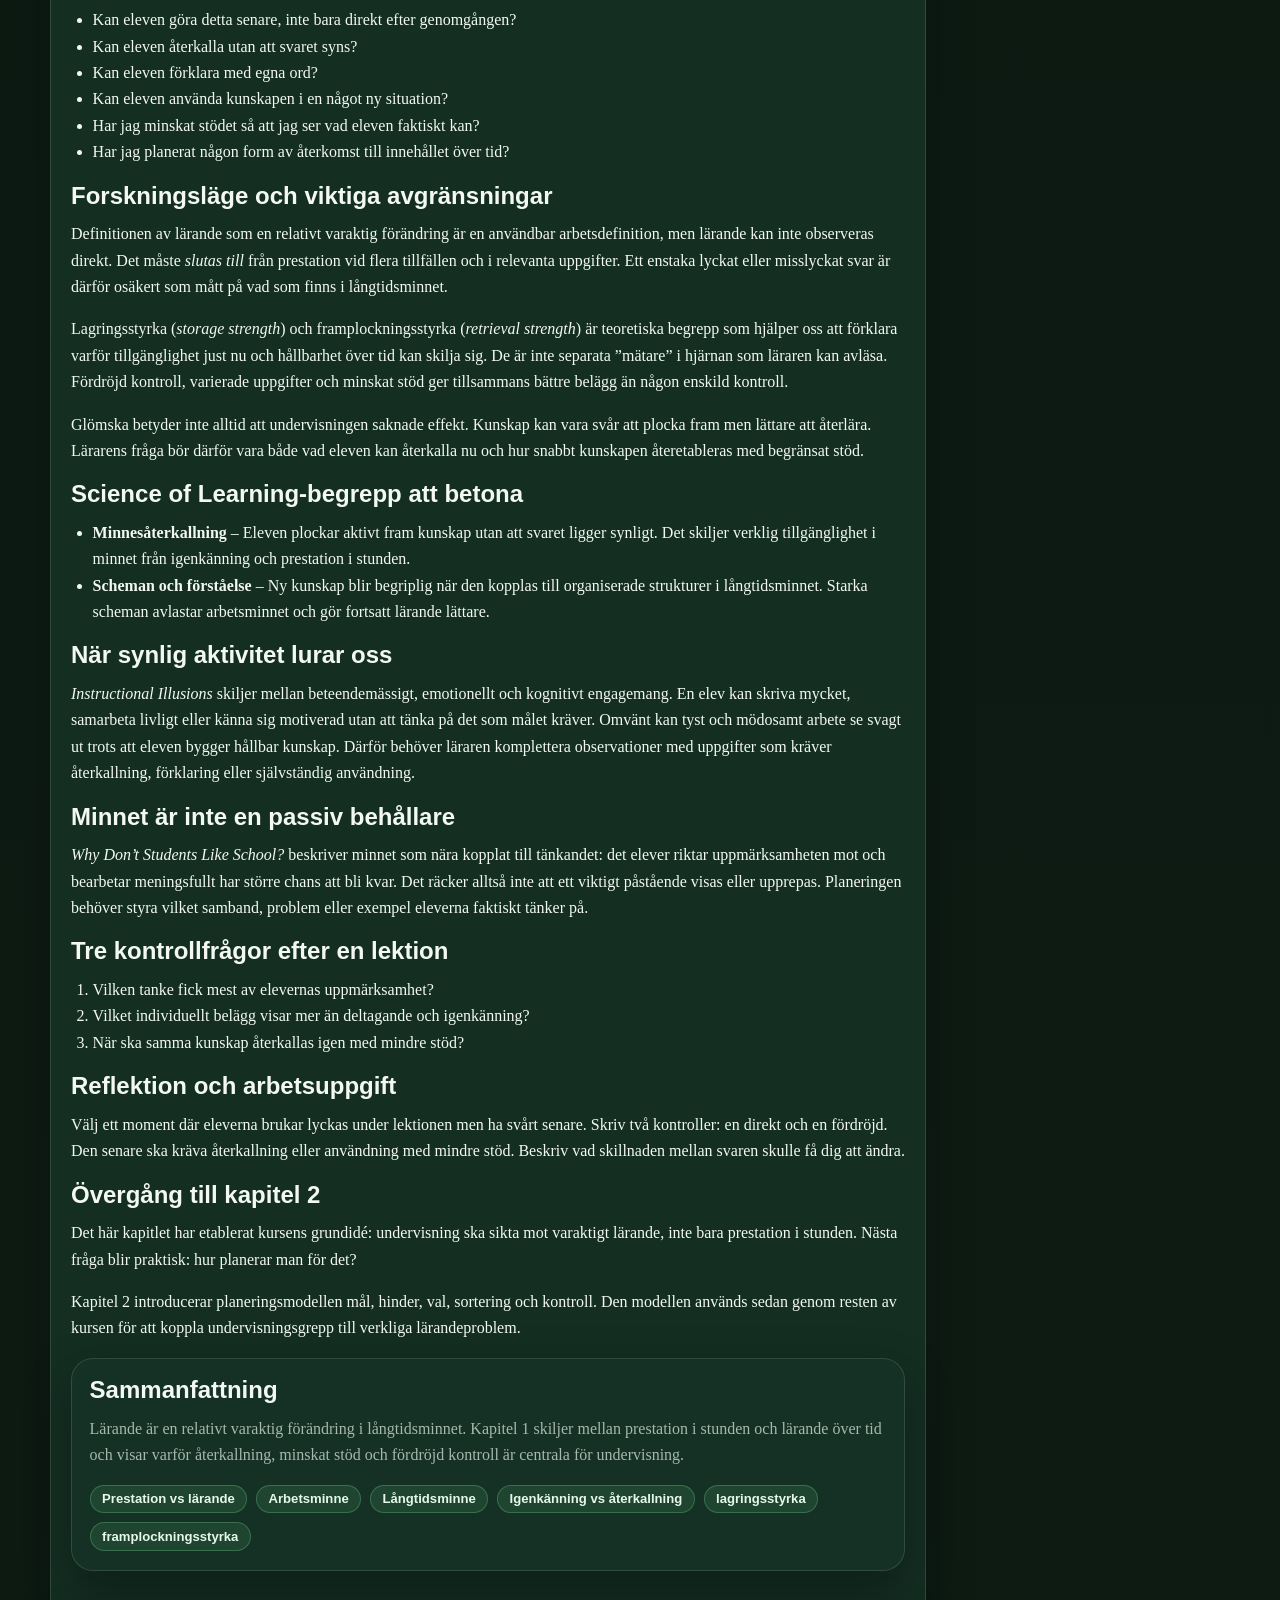
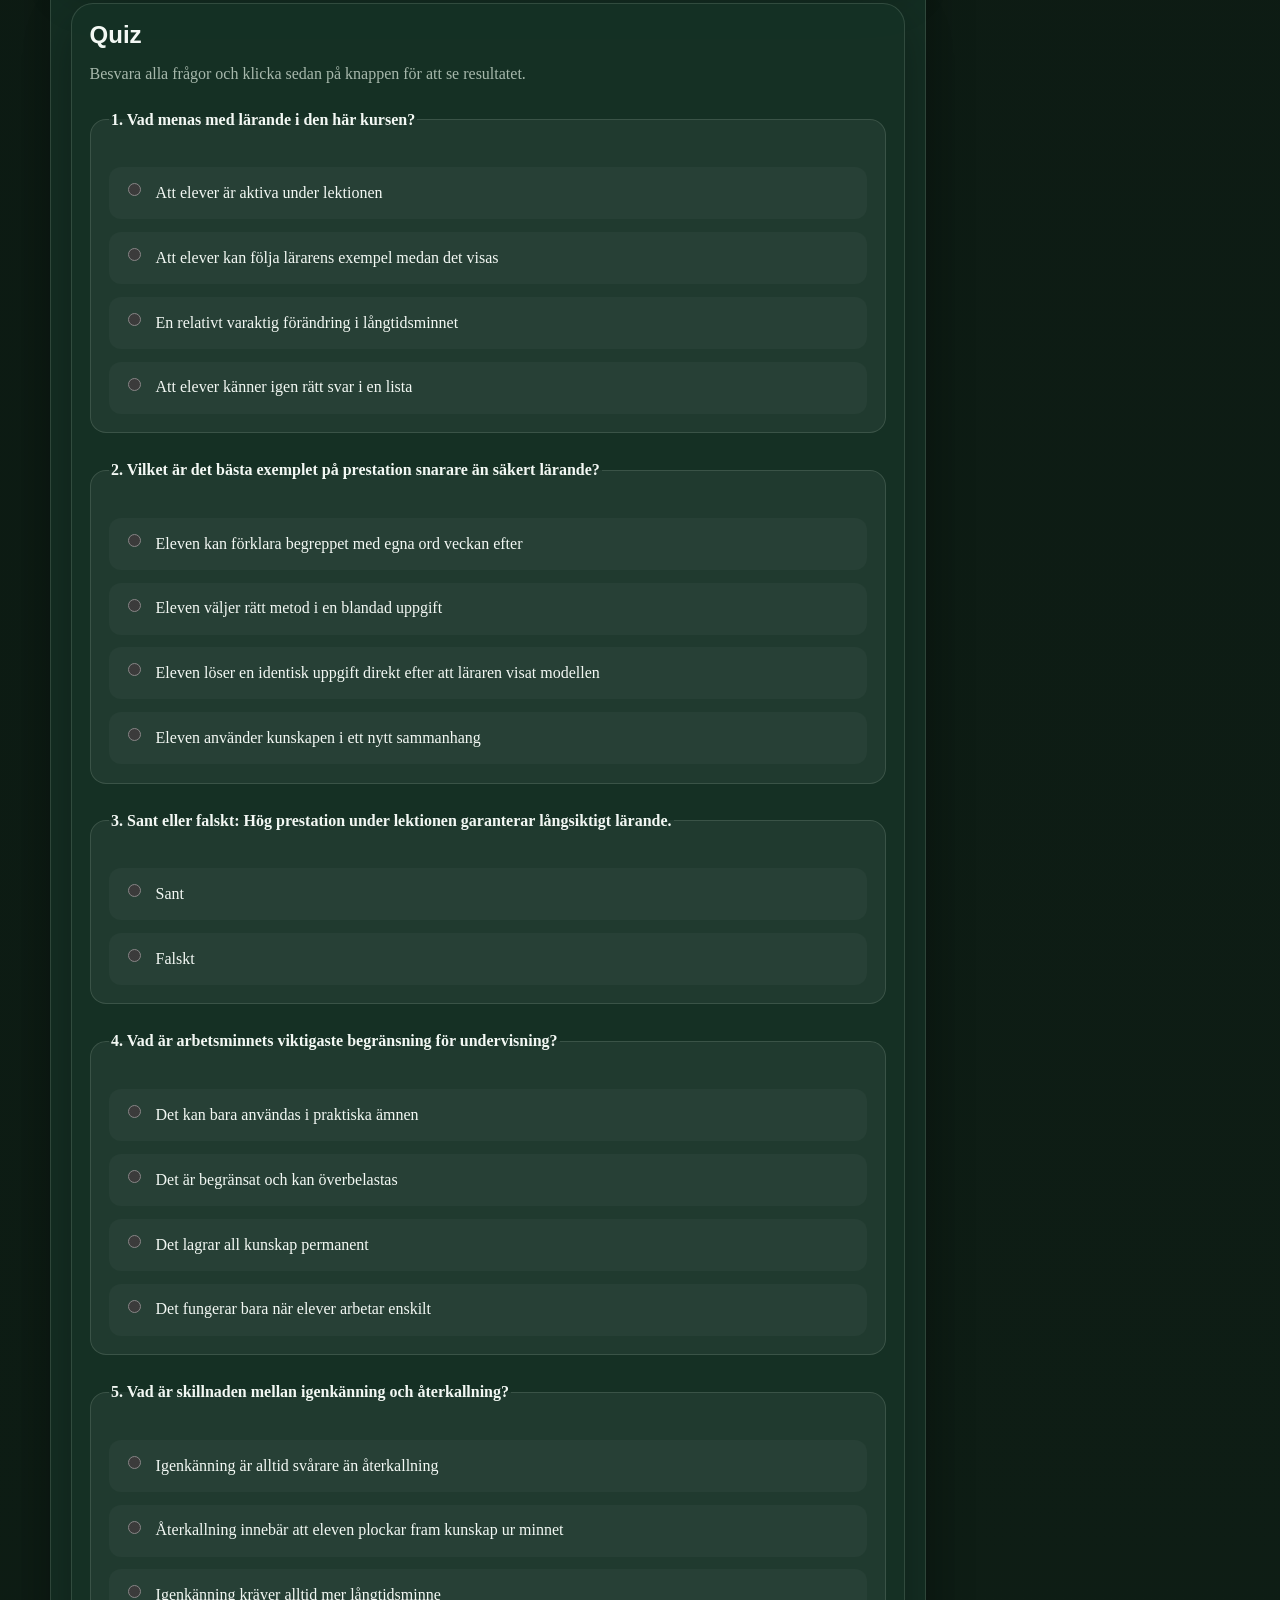
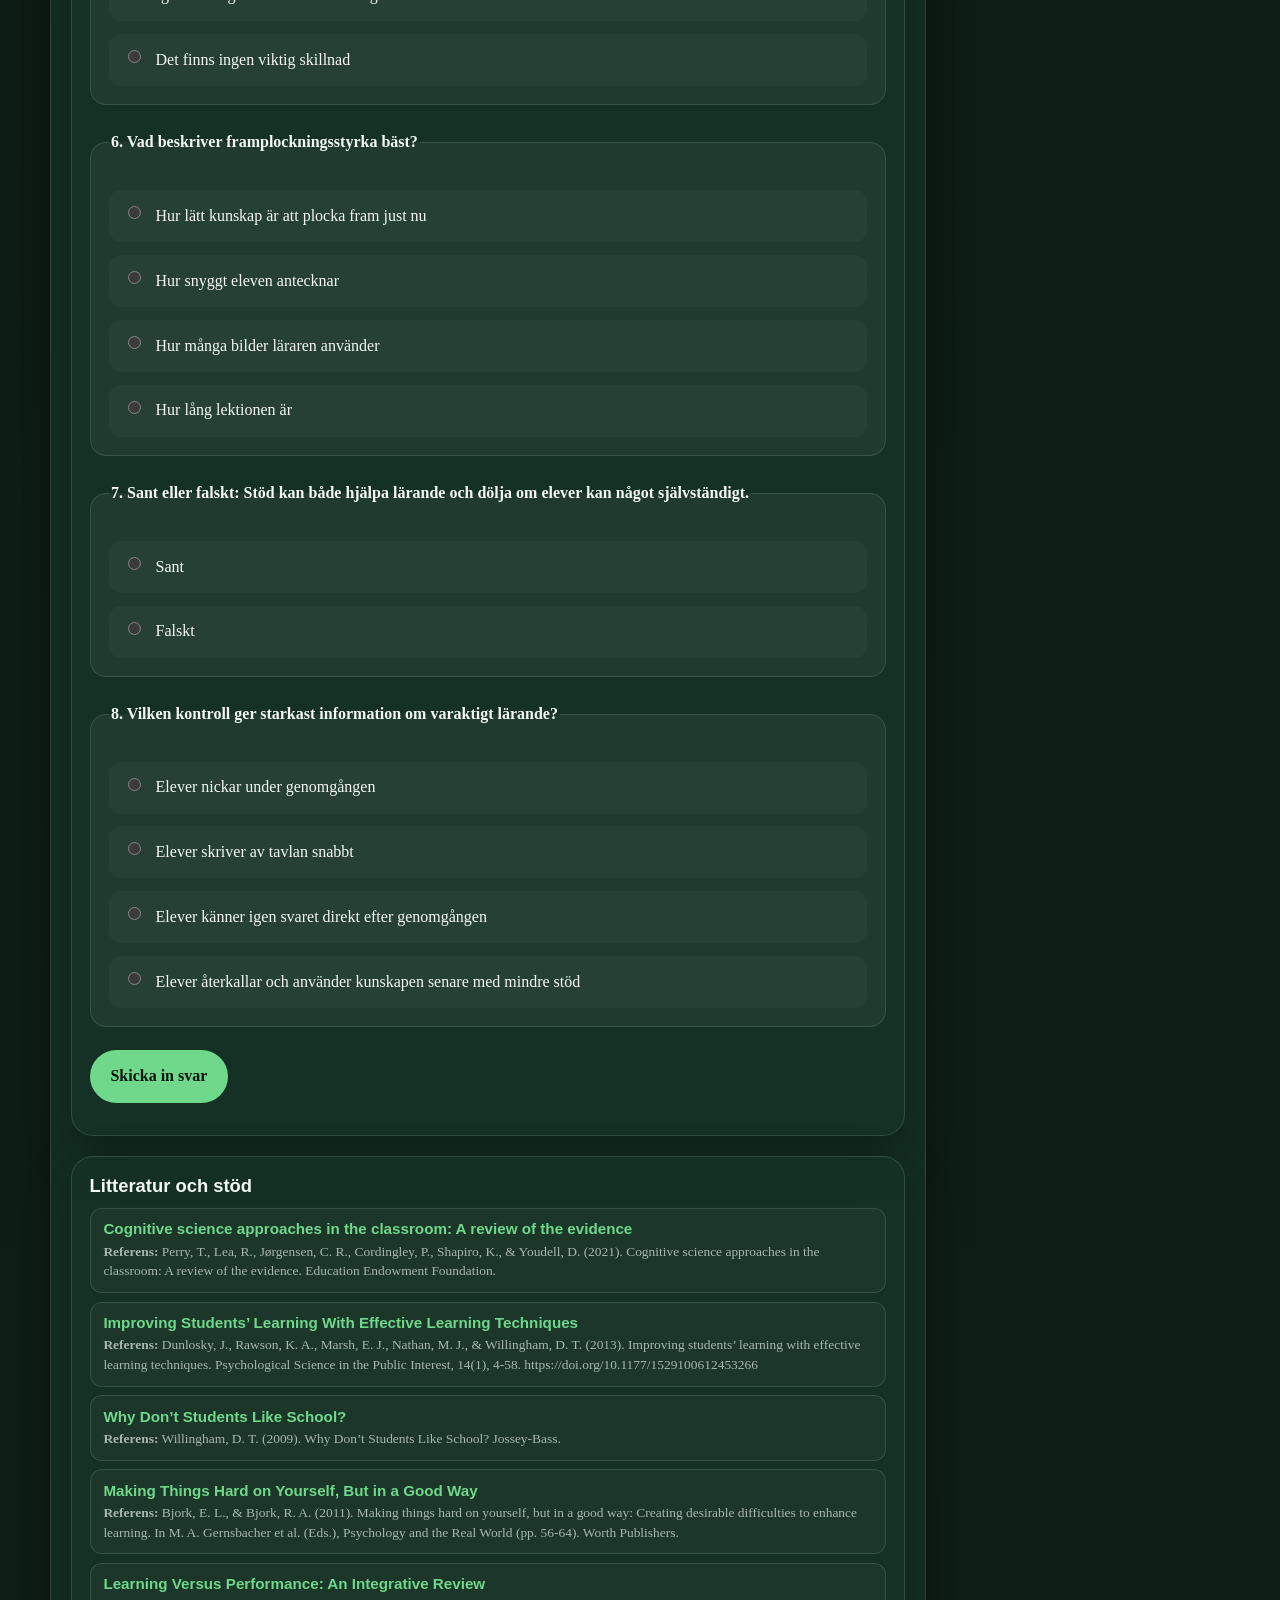
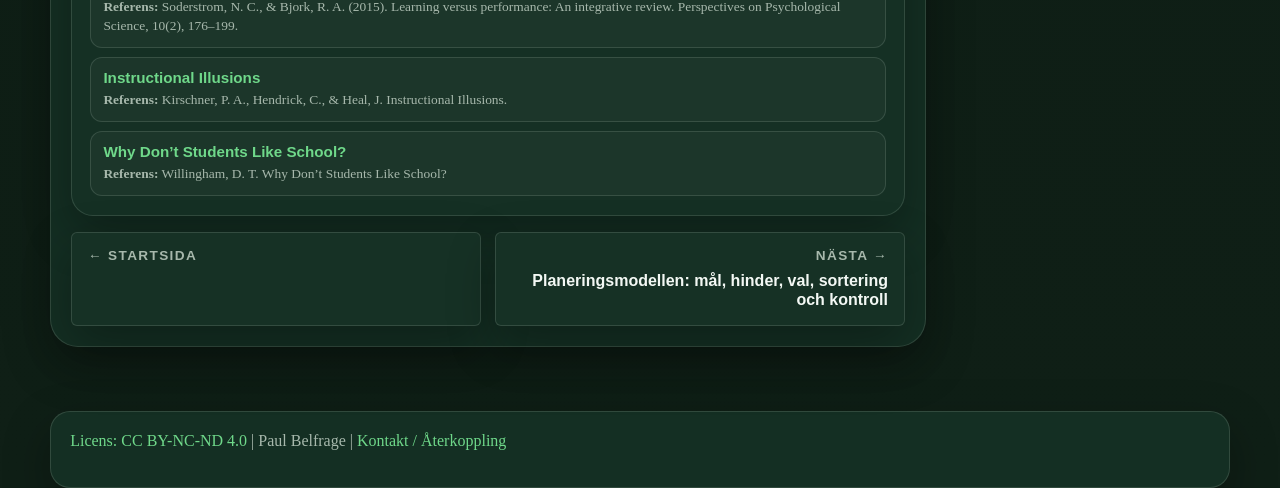
<file: chapters/chapter-1.html>
<!DOCTYPE html>
<html lang="sv">

<head>
    <meta charset="UTF-8">
    <meta name="viewport" content="width=device-width, initial-scale=1.0">
    <meta name="description"
        content="The Science of Learning i praktiken - kapitelvy med dynamiskt innehåll och innehållsförteckning.">
    <title>Kapitel - The Science of Learning i praktiken</title>
    <link rel="stylesheet" href="../css/style.css?v=202608251837">
</head>

<body class="chapter-page">
    <nav class="navbar">
        <a href="../index.html" class="logo">SoL - The Science of Learning i praktiken</a>
        <button class="menu-toggle" id="menu-toggle" aria-label="Öppna kapitelmeny">☰</button>
    </nav>

    <aside class="side-menu" id="side-menu" aria-label="Kapitelmeny">
        <a href="../index.html" class="menu-close" id="menu-close" aria-label="Stäng kapitelmeny">✕</a>
        <h2>Kapitel</h2>
        <nav class="chapter-menu" id="chapters-menu"></nav>
    </aside>

    <main class="container chapter-shell">
        <article class="chapter-main">
            <div class="chapter-header"></div>

            <section id="chapter-content"></section>
            <section id="chapter-summary"></section>

            <div class="chapter-nav"></div>
        </article>

        <aside class="chapter-aside">
            <section class="aside-card">
                <p class="eyebrow">Innehåll</p>
                <h2>Klickbar innehållsförteckning</h2>
                <p>Hoppa direkt till valfri del i kapitlet.</p>
                <nav id="chapter-toc" class="chapter-toc" aria-label="Innehållsförteckning för kapitlet"></nav>
            </section>
        </aside>
    </main>

    <footer class="site-footer site-footer-wide">
        <p><a href="https://creativecommons.org/licenses/by-nc-nd/4.0/" target="_blank" rel="noopener noreferrer">Licens: CC BY-NC-ND 4.0</a> | Paul Belfrage | <a
            href="https://docs.google.com/forms/d/e/1FAIpQLSc8fyjjAhtlfX3u6UeVvk6AlF_3-ow0UdZmgP3QtJIn5s7_hw/viewform"
            target="_blank" rel="noopener noreferrer">Kontakt / Återkoppling</a></p>
    </footer>

    <script src="../js/main.js?v=202608251837"></script>
    <script>
        const match = window.location.pathname.match(/chapter-(\d+)\.html/)
        if (match) {
            const chapterNumber = parseInt(match[1], 10)
            const interval = setInterval(() => {
                if (window.pythonbook && window.pythonbook.getChapter(chapterNumber)) {
                    clearInterval(interval)
                    window.pythonbook.renderChapterPage(chapterNumber)
                }
            }, 100)
        }
    </script>
</body>

</html>
</file>
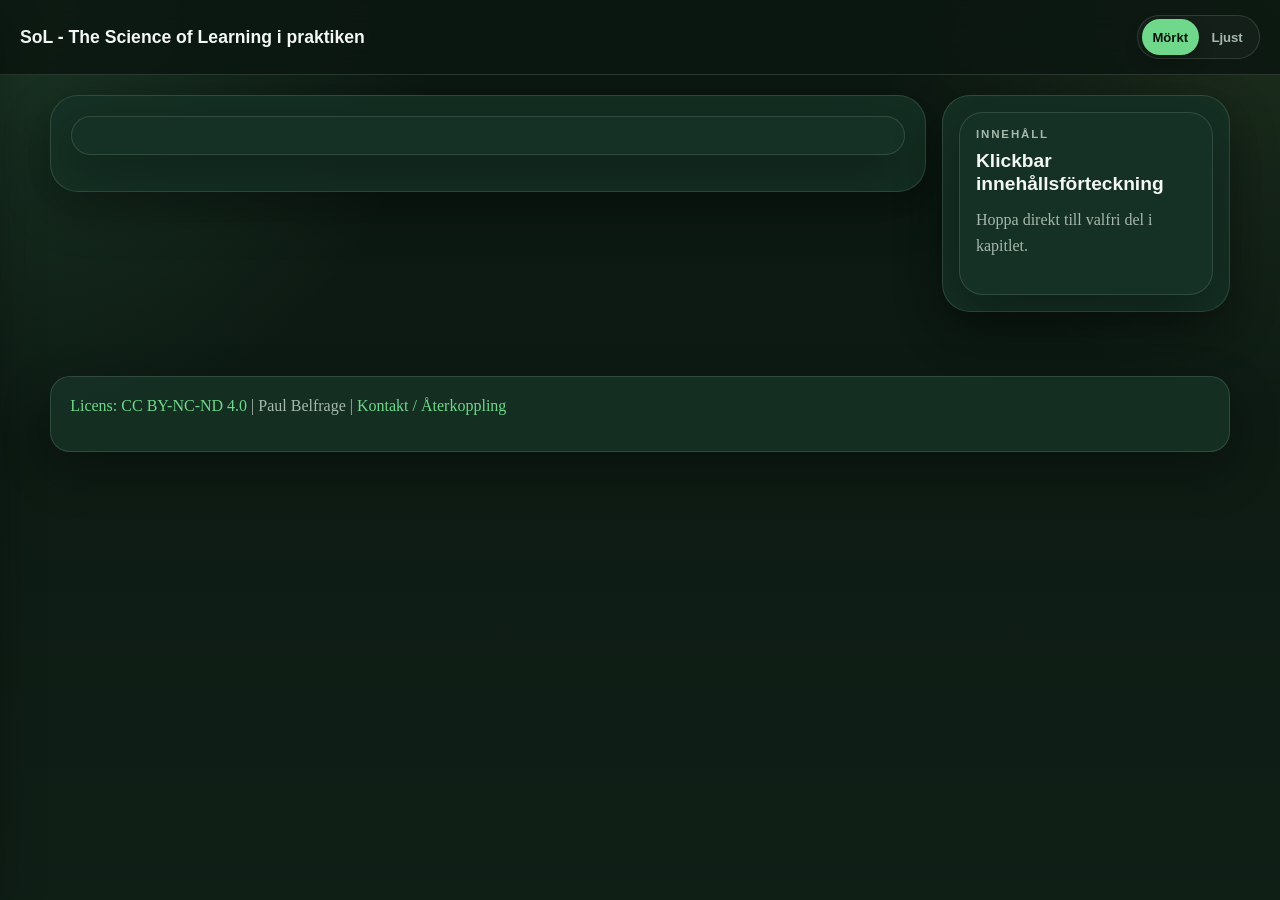
<file: chapters/chapter-13.html>
<!DOCTYPE html>
<html lang="sv">

<head>
    <meta charset="UTF-8">
    <meta name="viewport" content="width=device-width, initial-scale=1.0">
    <meta name="description" content="Teknik 2 information och medieteknik - kapitelvy med dynamiskt innehåll och innehållsförteckning.">
    <title>Kapitel - Teknik 2 information och medieteknik</title>
    <link rel="stylesheet" href="../css/style.css?v=202608251837">
</head>

<body class="chapter-page">
    <nav class="navbar">
        <a href="../index.html" class="logo">⚙️ Teknik 2</a>
        <button class="menu-toggle" id="menu-toggle" aria-label="Öppna kapitelmeny">☰</button>
    </nav>

    <aside class="side-menu" id="side-menu" aria-label="Kapitelmeny">
        <a href="../index.html" class="menu-close" id="menu-close" aria-label="Stäng kapitelmeny">✕</a>
        <h2>Kapitel</h2>
        <nav class="chapter-menu" id="chapters-menu"></nav>
    </aside>

    <main class="container chapter-shell">
        <article class="chapter-main"><div class="chapter-header"></div>

            <section id="chapter-content"></section>
            <section id="chapter-summary"></section>

            <div class="chapter-nav"></div>
        </article>

        <aside class="chapter-aside">
            <section class="aside-card">
                <p class="eyebrow">Innehåll</p>
                <h2>Klickbar innehållsförteckning</h2>
                <p>Hoppa direkt till valfri del i kapitlet.</p>
                <nav id="chapter-toc" class="chapter-toc" aria-label="Innehållsförteckning för kapitlet"></nav>
            </section>
        </aside>
    </main>

    <footer class="site-footer site-footer-wide">
        <p><a href="https://creativecommons.org/licenses/by-nc-nd/4.0/" target="_blank" rel="noopener noreferrer">Licens: CC BY-NC-ND 4.0</a> | Paul Belfrage | <a href="https://docs.google.com/forms/d/e/1FAIpQLSc8fyjjAhtlfX3u6UeVvk6AlF_3-ow0UdZmgP3QtJIn5s7_hw/viewform" target="_blank" rel="noopener noreferrer">Kontakt / Återkoppling</a></p>
    </footer>

    <script src="../js/main.js?v=202608251837"></script>
    <script>
        const match = window.location.pathname.match(/chapter-(\d+)\.html/)
        if (match) {
            const chapterNumber = parseInt(match[1], 10)
            const interval = setInterval(() => {
                if (window.pythonbook && window.pythonbook.getChapter(chapterNumber)) {
                    clearInterval(interval)
                    window.pythonbook.renderChapterPage(chapterNumber)
                }
            }, 100)
        }
    </script>
</body>

</html>
</file>
<file: css/style.css>
/* Space Safari - Simplified Stylesheet */

/* Programmering nivå 1 med Python */

:root {
  color-scheme: dark;
  --bg: #0b1711;
  --bg-end: #0f1f16;
  --bg-alt: #102218;
  --surface: #163125;
  --surface-2: #1b3a2c;
  --accent: #6fd88a;
  --accent-strong: #b6f17c;
  --text: #f3f8f4;
  --text-muted: #a7b8ac;
  --border: rgba(167, 184, 172, 0.2);
  --shadow: 0 18px 48px rgba(0, 0, 0, 0.3);
  --navbar-bg: rgba(11, 23, 17, 0.86);
  --side-menu-bg: rgba(10, 21, 15, 0.98);
  --panel-bg: rgba(22, 49, 37, 0.9);
  --panel-bg-soft: rgba(22, 49, 37, 0.68);
  --control-bg: rgba(255, 255, 255, 0.03);
  --control-bg-strong: rgba(255, 255, 255, 0.05);
  --overlay-bg: rgba(3, 8, 6, 0.56);
  --accent-text: #08140d;
  --hover-surface: #234533;
  --code-bg: #0a160f;
  --media-bg: #050e09;
  --hero-gradient-start: rgba(111, 216, 138, 0.08);
  --hero-gradient-end: rgba(182, 241, 124, 0.06);
  --topic-text: #e7f8ea;
  --reading-width: 72ch;
}

body[data-theme="light"] {
  color-scheme: light;
  --bg: #f4f7f0;
  --bg-end: #e9f0e4;
  --bg-alt: #eef4ea;
  --surface: #ffffff;
  --surface-2: #e4eee0;
  --accent: #2d8a48;
  --accent-strong: #246b3a;
  --text: #142219;
  --text-muted: #55665a;
  --border: rgba(67, 91, 74, 0.22);
  --shadow: 0 16px 42px rgba(31, 57, 38, 0.12);
  --navbar-bg: rgba(248, 251, 245, 0.9);
  --side-menu-bg: rgba(248, 251, 245, 0.98);
  --panel-bg: rgba(255, 255, 255, 0.9);
  --panel-bg-soft: rgba(255, 255, 255, 0.76);
  --control-bg: rgba(20, 34, 25, 0.04);
  --control-bg-strong: rgba(20, 34, 25, 0.07);
  --overlay-bg: rgba(20, 34, 25, 0.28);
  --accent-text: #08140d;
  --hover-surface: #dce9d8;
  --code-bg: #edf4eb;
  --media-bg: #dde8d9;
  --hero-gradient-start: rgba(45, 138, 72, 0.08);
  --hero-gradient-end: rgba(128, 153, 48, 0.08);
  --topic-text: #173d24;
}

* {
  box-sizing: border-box;
}

html {
  scroll-behavior: smooth;
  scroll-padding-top: 80px;
}

body {
  margin: 0;
  min-height: 100vh;
  font-family: Georgia, "Times New Roman", serif;
  line-height: 1.65;
  color: var(--text);
  background:
    radial-gradient(
      circle at top left,
      rgba(111, 216, 138, 0.16),
      transparent 28%
    ),
    radial-gradient(
      circle at top right,
      rgba(182, 241, 124, 0.1),
      transparent 26%
    ),
    linear-gradient(180deg, var(--bg) 0%, var(--bg-end) 100%);
}

body.menu-open {
  overflow: hidden;
}

body.menu-open::before {
  content: "";
  position: fixed;
  inset: 0;
  background: var(--overlay-bg);
  z-index: 95;
}

img {
  max-width: 100%;
  display: block;
}

a {
  color: var(--accent);
  text-decoration: none;
}

a:hover {
  text-decoration: underline;
}

h1,
h2,
h3,
h4 {
  font-family: "Trebuchet MS", "Segoe UI", sans-serif;
  line-height: 1.15;
  margin: 0;
}

p {
  margin: 0 0 1rem;
}

ul,
ol {
  margin: 0.25rem 0 1rem;
  padding-left: 1.35rem;
}

.container {
  width: calc(100% - 2rem);
  max-width: 1180px;
  margin: 0 auto;
  padding: 1.25rem 0 3rem;
}

.navbar {
  position: sticky;
  top: 0;
  z-index: 90;
  display: flex;
  flex-wrap: wrap;
  align-items: center;
  justify-content: flex-start;
  gap: 1rem;
  padding: 0.95rem 1.25rem;
  background: var(--navbar-bg);
  backdrop-filter: blur(14px);
  border-bottom: 1px solid var(--border);
}

.logo {
  order: 1;
  margin-right: 0;
  font-family: "Trebuchet MS", "Segoe UI", sans-serif;
  font-size: 1.1rem;
  font-weight: 700;
  color: var(--text);
}

.site-search {
  order: 2;
  flex: 1 1 320px;
  max-width: 480px;
  min-width: 220px;
  display: flex;
  align-items: center;
  gap: 0.5rem;
  position: relative;
}

.site-search-toggle {
  display: none;
  order: 1;
  align-items: center;
  justify-content: center;
  width: 2.75rem;
  height: 2.75rem;
  border: 1px solid var(--border);
  border-radius: 999px;
  background: var(--control-bg);
  color: var(--text);
  font-size: 1.05rem;
  cursor: pointer;
}

.site-search-panel {
  order: 2;
  flex: 1 1 320px;
  min-width: 220px;
  display: flex;
  align-items: center;
}

.site-search-panel .gcse-search {
  width: 100%;
}

.site-search-panel .gsc-control-cse,
.site-search-panel .gsc-control-cse-en,
.site-search .gsc-control-cse,
.site-search .gsc-control-cse-en {
  background: transparent !important;
  border: 0 !important;
  padding: 0 !important;
  margin: 0 !important;
}

.site-search-panel table.gsc-search-box,
.site-search table.gsc-search-box {
  margin: 0 !important;
}

.site-search-panel .gsc-search-box td,
.site-search .gsc-search-box td {
  padding: 0 !important;
}

.site-search-panel .gsc-input-box,
.site-search .gsc-input-box {
  background: var(--control-bg) !important;
  border: 1px solid var(--border) !important;
  box-shadow: none !important;
  border-radius: 999px !important;
  padding: 0.15rem 0.45rem !important;
}

.site-search-panel input.gsc-input,
.site-search input.gsc-input {
  background: transparent !important;
  color: var(--text) !important;
}

.site-search-panel input.gsc-input::placeholder,
.site-search input.gsc-input::placeholder {
  color: var(--text-muted) !important;
}

.site-search-panel .gsc-search-button-v2,
.site-search-panel .gsc-search-button-v2:hover,
.site-search-panel .gsc-search-button-v2:focus,
.site-search .gsc-search-button-v2,
.site-search .gsc-search-button-v2:hover,
.site-search .gsc-search-button-v2:focus {
  background: var(--accent) !important;
  border: 1px solid var(--accent) !important;
  border-radius: 999px !important;
  box-shadow: none !important;
}

.site-search-panel .gsc-search-button-v2 svg,
.site-search-panel .gsc-search-button-v2 path,
.site-search .gsc-search-button-v2 svg,
.site-search .gsc-search-button-v2 path {
  fill: var(--accent-text) !important;
}

.site-search-panel .gsc-results-wrapper-visible,
.site-search-panel .gsc-results-wrapper-overlay,
.site-search .gsc-results-wrapper-visible,
.site-search .gsc-results-wrapper-overlay {
  max-height: 70vh !important;
  min-height: 420px !important;
  overflow-y: auto !important;
}

.site-search-panel .gsc-results-wrapper-visible,
.site-search .gsc-results-wrapper-visible {
  width: 92vw !important;
  max-width: 680px !important;
}

.site-search-panel .gsc-resultsbox-visible,
.site-search-panel .gsc-results,
.site-search .gsc-resultsbox-visible,
.site-search .gsc-results {
  width: 100% !important;
}

.site-search-panel .gsc-webResult.gsc-result,
.site-search-panel .gsc-result,
.site-search .gsc-webResult.gsc-result,
.site-search .gsc-result {
  background: var(--panel-bg) !important;
  border-color: var(--border) !important;
}

.site-search-panel .gscb_a,
.site-search .gscb_a {
  color: var(--text) !important;
}

.page-search-shell {
  width: 100%;
  margin: 0 auto;
  max-width: 1180px;
  padding: 0.75rem 1rem 0;
  display: flex;
  flex-wrap: wrap;
  align-items: center;
  gap: 0.5rem;
}

.page-search-shell .site-search-panel {
  max-width: 520px;
  margin: 0 auto;
}

.menu-toggle,
.menu-close,
.primary-link,
.secondary-link,
.preview-link,
.nav-button,
.chapter-link,
.preview-btn {
  -webkit-tap-highlight-color: transparent;
}

.menu-toggle {
  order: 3;
  display: none;
  border: 1px solid var(--border);
  border-radius: 999px;
  background: var(--control-bg);
  color: var(--text);
  width: 2.75rem;
  height: 2.75rem;
  font-size: 1.05rem;
  cursor: pointer;
}

.theme-toggle {
  order: 2;
  margin-left: auto;
  display: inline-flex;
  align-items: center;
  justify-content: center;
  gap: 0;
  min-width: 7.6rem;
  height: 2.75rem;
  padding: 0.22rem;
  border: 1px solid var(--border);
  border-radius: 999px;
  background: var(--control-bg);
  color: var(--text);
  font:
    700 0.82rem/1 "Trebuchet MS",
    "Segoe UI",
    sans-serif;
  cursor: pointer;
}

.theme-toggle-option {
  position: relative;
  z-index: 1;
  display: inline-flex;
  align-items: center;
  justify-content: center;
  width: 3.55rem;
  height: 2.25rem;
  border-radius: 999px;
  color: var(--text-muted);
  transition:
    color 0.2s ease,
    background 0.2s ease,
    box-shadow 0.2s ease;
}

.theme-toggle[data-active-theme="dark"] .theme-toggle-dark,
.theme-toggle[data-active-theme="light"] .theme-toggle-light {
  color: var(--accent-text);
  background: var(--accent);
  box-shadow: 0 8px 18px rgba(0, 0, 0, 0.18);
}

body[data-theme="light"] .theme-toggle[data-active-theme="light"] .theme-toggle-light {
  color: #ffffff;
}

.theme-toggle:hover,
.menu-toggle:hover,
.site-search-toggle:hover {
  border-color: rgba(111, 216, 138, 0.45);
}

.menu-toggle:hover,
.site-search-toggle:hover {
  background: rgba(111, 216, 138, 0.08);
}

.side-menu {
  position: fixed;
  inset: 0 auto 0 0;
  width: 22rem;
  max-width: 92vw;
  padding: 1.25rem;
  background: var(--side-menu-bg);
  border-right: 1px solid var(--border);
  box-shadow: var(--shadow);
  transform: translateX(-102%);
  transition: transform 0.28s ease;
  z-index: 100;
  overflow-y: auto;
}

.side-menu.active {
  transform: translateX(0);
}

.side-menu h2 {
  margin: 0.25rem 0 1rem;
  font-size: 1.3rem;
}

.menu-close {
  position: absolute;
  top: 0.85rem;
  right: 0.85rem;
  width: 2.2rem;
  height: 2.2rem;
  display: grid;
  place-items: center;
  border-radius: 999px;
  border: 1px solid var(--border);
  color: var(--text);
}

.chapter-menu {
  display: grid;
  gap: 0.65rem;
}

.chapter-link {
  display: flex;
  gap: 0.8rem;
  align-items: flex-start;
  padding: 0.8rem 0.9rem;
  border: 1px solid var(--border);
  border-radius: 16px;
  color: var(--text);
  background: var(--control-bg);
}

.chapter-link:hover {
  text-decoration: none;
  border-color: rgba(111, 216, 138, 0.45);
  background: rgba(111, 216, 138, 0.08);
}

.chapter-number {
  color: var(--accent-strong);
  font-weight: 700;
  min-width: 2.25rem;
  font-family: "Trebuchet MS", "Segoe UI", sans-serif;
}

.chapter-title {
  color: var(--text);
}

.home-page,
.preview-page {
  max-width: 1120px;
}

.hero {
  display: grid;
  grid-template-columns: minmax(0, 1.3fr) minmax(18rem, 0.9fr);
  gap: 1.25rem;
  align-items: stretch;
  margin-top: 1.25rem;
}

.hero-compact {
  margin-top: 1.1rem;
}

.hero-copy,
.hero-card,
.feature-card,
.split-mode-panel,
.chapter-main,
.chapter-aside,
.aside-card,
.content-section,
.chapter-header,
.nav-button,
.site-footer {
  background: var(--panel-bg);
  border: 1px solid var(--border);
  box-shadow: var(--shadow);
}

.hero-copy,
.hero-card,
.feature-card,
.split-mode-panel,
.aside-card {
  border-radius: 24px;
}

.hero-copy {
  padding: 2rem;
  display: flex;
  flex-direction: column;
  justify-content: center;
}

.eyebrow {
  margin: 0 0 0.6rem;
  text-transform: uppercase;
  letter-spacing: 0.16em;
  color: var(--accent-strong);
  font:
    700 0.72rem/1 "Trebuchet MS",
    "Segoe UI",
    sans-serif;
}

.hero h1 {
  font-size: 3.2rem;
  max-width: 11ch;
  margin-bottom: 0.75rem;
}

.subtitle {
  font-size: 1.05rem;
  color: var(--text-muted);
  max-width: 62ch;
}

.hero-actions {
  display: flex;
  flex-wrap: wrap;
  gap: 0.8rem;
  margin-top: 1.2rem;
}

.primary-link,
.secondary-link,
.preview-link {
  display: inline-flex;
  align-items: center;
  justify-content: center;
  min-height: 2.9rem;
  padding: 0.7rem 1.05rem;
  border-radius: 999px;
  font:
    700 0.95rem/1.1 "Trebuchet MS",
    "Segoe UI",
    sans-serif;
}

.primary-link,
.preview-link {
  color: var(--accent-text);
  background: linear-gradient(135deg, var(--accent) 0%, #9ce067 100%);
}

.secondary-link {
  color: var(--text);
  border: 1px solid var(--border);
  background: var(--control-bg);
}

.hero-card {
  padding: 1.5rem;
}

.hero-card-label {
  margin: 0 0 0.5rem;
  color: var(--accent-strong);
  font:
    700 0.85rem/1 "Trebuchet MS",
    "Segoe UI",
    sans-serif;
  text-transform: uppercase;
  letter-spacing: 0.12em;
}

.hero-card h2 {
  margin-bottom: 0.75rem;
  font-size: 1.45rem;
}

.hero-card p,
.hero-card li,
.feature-card p,
.split-mode-copy p,
.chapter-aside p,
.chapter-aside li,
.content-section p {
  color: var(--text-muted);
}

.hero-card ul {
  margin-top: 1rem;
}

.page-stack {
  display: grid;
  gap: 1.4rem;
  margin-top: 1.3rem;
}

.feature-grid {
  display: grid;
  grid-template-columns: repeat(3, minmax(0, 1fr));
  gap: 1rem;
}

.feature-card {
  padding: 1.25rem;
}

.feature-card h2 {
  margin-bottom: 0.6rem;
  font-size: 1.1rem;
}

.course-intro {
  align-items: stretch;
}

.course-steps {
  display: grid;
  gap: 0.8rem;
  padding-left: 1.2rem;
}

.course-steps li {
  color: var(--text-muted);
}

.course-steps strong {
  color: var(--text);
}

.toc-section,
.split-mode,
.chapter-header,
.content-section,
.chapter-nav,
.chapter-hero {
  width: 100%;
}

.toc-section {
  padding: 1.25rem 1.25rem 1.4rem;
  border: 1px solid var(--border);
  border-radius: 28px;
  background: var(--panel-bg-soft);
}

.section-heading {
  display: flex;
  justify-content: space-between;
  gap: 1rem;
  align-items: end;
  margin-bottom: 1rem;
}

.section-heading h2 {
  font-size: 1.6rem;
}

.section-note {
  max-width: 32ch;
  color: var(--text-muted);
  font-size: 0.95rem;
  margin: 0;
}

.chapter-menu-home {
  grid-template-columns: repeat(2, minmax(0, 1fr));
}

.chapter-menu-home .chapter-link {
  min-height: 4rem;
}

.roadmap-grid {
  display: grid;
  grid-template-columns: repeat(2, minmax(0, 1fr));
  gap: 1rem;
}

.roadmap-card {
  padding: 1.15rem;
  border: 1px solid var(--border);
  border-radius: 18px;
  background: var(--control-bg);
}

.roadmap-card h3 {
  margin: 0.45rem 0 0.6rem;
  font-size: 1.12rem;
}

.roadmap-card p {
  margin: 0;
  color: var(--text-muted);
}

.roadmap-range {
  display: inline-flex;
  color: var(--accent-strong);
  font:
    700 0.78rem/1 "Trebuchet MS",
    "Segoe UI",
    sans-serif;
  text-transform: uppercase;
  letter-spacing: 0.1em;
}

.split-mode {
  display: grid;
  grid-template-columns: minmax(0, 1.25fr) minmax(18rem, 0.75fr);
  gap: 1rem;
  align-items: stretch;
}

.split-mode-copy,
.split-mode-panel {
  padding: 1.35rem;
}

.split-mode-copy h2,
.feature-card h2,
.chapter-main h2,
.chapter-aside h2,
.chapter-aside h3 {
  margin-bottom: 0.75rem;
}

.split-mode-panel ol,
.split-mode-panel ul {
  margin-bottom: 0;
}

.site-footer {
  margin-top: 1.4rem;
  padding: 1rem 1.2rem;
  border-radius: 20px;
  color: var(--text-muted);
}

.site-footer-wide {
  margin: 1rem auto 0;
  width: calc(100% - 2rem);
  max-width: 1180px;
}

.chapter-shell {
  display: grid;
  grid-template-columns: minmax(0, 1fr) minmax(18rem, 0.32fr);
  gap: 1rem;
  align-items: start;
}

.chapter-main {
  min-width: 0;
  padding: 1.25rem;
  border-radius: 28px;
}


.chapter-quiz-section {
  margin-top: 2rem;
}

.quiz-grid {
  display: grid;
  gap: 1.5rem;
  grid-template-columns: 1fr;
  margin-top: 1.2rem;
}

.quiz-card {
  margin: 0;
  padding: 1.15rem;
  border: 1px solid var(--border);
  border-radius: 16px;
  background: var(--control-bg-strong);
}

.quiz-question {
  margin: 0 0 1rem;
  display: block;
  font-weight: 700;
}

.quiz-options {
  display: flex;
  flex-direction: column;
  gap: 0.8rem;
}

.quiz-option {
  display: flex;
  align-items: flex-start;
  gap: 0.7rem;
  width: 100%;
  box-sizing: border-box;
  padding: 0.8rem 0.9rem;
  border-radius: 12px;
  background: var(--control-bg);
}

.quiz-option input {
  margin-top: 0.2rem;
}

.quiz-actions {
  margin-top: 1.4rem;
  display: grid;
  gap: 0.8rem;
}

.quiz-submit {
  justify-self: start;
  border: 0;
  border-radius: 999px;
  padding: 0.85rem 1.3rem;
  background: var(--accent);
  color: var(--accent-text);
  font: inherit;
  font-weight: 700;
  cursor: pointer;
}

.quiz-status {
  margin: 0;
  color: var(--text-muted);
}

.quiz-results {
  margin-top: 1.4rem;
}

.quiz-results-grid {
  display: grid;
  gap: 1rem;
  margin-top: 1rem;
}

.quiz-result-card {
  padding: 1rem;
  border-radius: 14px;
  border: 1px solid var(--border);
  background: var(--control-bg-strong);
}

.quiz-card--missing,
.quiz-result-card--incorrect {
  border-color: rgba(255, 171, 145, 0.7);
}

.quiz-card--correct,
.quiz-result-card--correct {
  border-color: rgba(111, 216, 138, 0.7);
}

.quiz-result-question {
  margin-top: 0;
}

.quiz-result-explanation {
  margin-bottom: 0;
}

.chapter-resources-section {
  margin-top: 1.25rem;
  padding: 0.95rem 1rem 1rem;
}

.chapter-resources-section h2 {
  font-size: 1.15rem;
}

.chapter-resources-section .resource-list {
  gap: 0.55rem;
}

.chapter-resources-section .resource-item {
  padding: 0.7rem 0.8rem;
  border-radius: 12px;
}

.chapter-resources-section .resource-item h3 {
  margin-bottom: 0.25rem;
  font-size: 0.95rem;
}

.chapter-resources-section .resource-item p {
  margin-bottom: 0;
  font-size: 0.84rem;
  line-height: 1.45;
}
.chapter-aside {
  position: sticky;
  top: 5rem;
  display: grid;
  gap: 1rem;
  border-radius: 28px;
  padding: 1rem;
}

.chapter-hero {
  padding: 1rem 1.1rem 1.25rem;
  border-radius: 24px;
  margin-bottom: 1rem;
  background: linear-gradient(
    135deg,
    var(--hero-gradient-start),
    var(--hero-gradient-end)
  );
  border: 1px solid var(--border);
}

.chapter-hero h1 {
  font-size: 2.35rem;
}

.chapter-hero .subtitle {
  margin-top: 0.5rem;
}

.chapter-hero a {
  color: var(--text);
}

.chapter-header,
.content-section {
  border-radius: 22px;
  padding: 1.1rem 1.1rem 1.2rem;
  margin-bottom: 1rem;
}

.chapter-header h1 {
  font-size: 1.8rem;
}

.chapter-meta {
  display: flex;
  flex-wrap: wrap;
  gap: 0.75rem 1rem;
  margin-top: 0.8rem;
  color: var(--text-muted);
  font:
    700 0.9rem/1.2 "Trebuchet MS",
    "Segoe UI",
    sans-serif;
}

.chapter-header .chapter-meta span {
  padding: 0.4rem 0.7rem;
  border-radius: 999px;
  background: var(--control-bg);
  border: 1px solid var(--border);
}

.key-topics {
  display: flex;
  flex-wrap: wrap;
  gap: 0.55rem;
  margin-top: 1rem;
}

.key-topics span {
  padding: 0.42rem 0.72rem;
  border-radius: 999px;
  border: 1px solid rgba(111, 216, 138, 0.3);
  background: rgba(111, 216, 138, 0.12);
  color: var(--topic-text);
  font:
    700 0.82rem/1 "Trebuchet MS",
    "Segoe UI",
    sans-serif;
}

.content-section ul,
.content-section ol,
.aside-card ul,
.aside-card ol {
  line-height: 1.8;
}

.video-grid,
.resource-list {
  display: grid;
  gap: 0.9rem;
}

.video-card,
.resource-item {
  padding: 1rem;
  border-radius: 20px;
  background: var(--control-bg);
  border: 1px solid var(--border);
}

.video-card h3,
.resource-item h3 {
  margin-bottom: 0.35rem;
}

.video-embed {
  width: 100%;
  aspect-ratio: 16 / 9;
  border: 0;
  border-radius: 16px;
  margin-top: 0.8rem;
}

.gif-embed {
  width: 100%;
  height: auto;
  object-fit: contain;
  background: var(--media-bg);
}

.chapter-nav {
  display: grid;
  grid-template-columns: repeat(2, minmax(0, 1fr));
  gap: 0.9rem;
}

.nav-button {
  display: flex;
  justify-content: space-between;
  gap: 0.8rem;
  padding: 1rem 1.05rem;
  border-radius: 20px;
  color: var(--text);
}

.nav-button:hover {
  text-decoration: none;
  border-color: rgba(111, 216, 138, 0.45);
  transform: translateY(-1px);
}

.nav-label {
  color: var(--text-muted);
  font:
    700 0.8rem/1 "Trebuchet MS",
    "Segoe UI",
    sans-serif;
  text-transform: uppercase;
  letter-spacing: 0.1em;
}

.nav-title {
  margin-top: 0.35rem;
  font:
    700 1rem/1.2 "Trebuchet MS",
    "Segoe UI",
    sans-serif;
}

.chapter-aside .aside-card {
  padding: 1rem 1rem 1.15rem;
}

.aside-card h2 {
  font-size: 1.2rem;
}

.aside-card h3 {
  font-size: 1.05rem;
}

.chapter-aside ul,
.chapter-aside ol {
  margin-bottom: 0;
}

.chapter-toc {
  margin-top: 0.75rem;
}

.chapter-toc-list {
  margin: 0;
  padding: 0;
  list-style: none;
  display: grid;
  gap: 0.35rem;
}

.chapter-toc-list li {
  margin: 0;
}

.chapter-toc .toc-link {
  display: block;
  padding: 0.45rem 0.6rem;
  border-radius: 10px;
  color: var(--text);
  border: 1px solid transparent;
  transition:
    background 0.2s ease,
    border-color 0.2s ease;
}

.chapter-toc .toc-link:hover {
  text-decoration: none;
  background: rgba(111, 216, 138, 0.1);
  border-color: rgba(111, 216, 138, 0.35);
}

.chapter-toc .toc-link-sub {
  padding-left: 1.2rem;
  font-size: 0.95rem;
  color: var(--text-muted);
}

.toc-empty {
  margin: 0;
  color: var(--text-muted);
}

pre,
code {
  font-family: "SFMono-Regular", "Menlo", "Consolas", monospace;
}

pre {
  overflow-x: auto;
  padding: 1rem;
  border-radius: 18px;
  background: var(--code-bg);
  border: 1px solid var(--border);
}

code {
  padding: 0.15rem 0.35rem;
  border-radius: 6px;
  background: var(--control-bg-strong);
}

pre code {
  padding: 0;
  background: transparent;
}

blockquote {
  margin: 1rem 0;
  padding: 0.9rem 1rem;
  border-left: 4px solid var(--accent-strong);
  background: rgba(182, 241, 124, 0.09);
  color: var(--text-muted);
}

table {
  width: 100%;
  border-collapse: collapse;
  overflow: hidden;
  border-radius: 14px;
}

th,
td {
  border: 1px solid var(--border);
  padding: 0.65rem 0.75rem;
  vertical-align: top;
}

th {
  background: var(--control-bg-strong);
  text-align: left;
}

.teacher-example-bank {
  margin-top: 1.5rem;
}

.sol-planner {
  display: grid;
  gap: 1.25rem;
}

.sol-planner-intro,
.sol-planner-selectors,
.sol-plan-card {
  border: 1px solid var(--border);
  border-radius: 18px;
  background: var(--panel-bg-soft);
}

.sol-planner-intro,
.sol-plan-card {
  padding: 1.25rem;
}

.sol-planner-intro h3 {
  margin: 0.35rem 0 0.5rem;
}

.sol-planner-selectors {
  display: grid;
  grid-template-columns: repeat(3, minmax(0, 1fr));
  gap: 1rem;
  padding: 1rem;
}

.sol-planner-selectors label {
  display: grid;
  gap: 0.45rem;
  min-width: 0;
  font-family: "Trebuchet MS", "Segoe UI", sans-serif;
  font-weight: 700;
}

.sol-planner-selectors select {
  width: 100%;
  min-height: 3rem;
  padding: 0.65rem 2.1rem 0.65rem 0.75rem;
  border: 1px solid var(--border);
  border-radius: 12px;
  color: var(--text);
  background: var(--control-bg);
  font: inherit;
}

.sol-planner-selectors select:disabled {
  opacity: 0.55;
}

.sol-planner-status {
  margin: 0;
  color: var(--text-muted);
  font-weight: 700;
}

.sol-plan-card {
  background: var(--control-bg);
}

.sol-plan-card h3 {
  margin: 0.35rem 0;
}

.sol-plan-card h4 {
  margin: 1.25rem 0 0.45rem;
}

.sol-level-meta {
  color: var(--text-muted);
  font-weight: 700;
}

.sol-plan-foundations {
  display: grid;
  grid-template-columns: repeat(2, minmax(0, 1fr));
  gap: 1rem;
  margin: 1rem 0;
}

.sol-plan-foundations section,
.sol-plan-details {
  padding: 0.9rem 1rem;
  border: 1px solid var(--border);
  border-radius: 14px;
  background: var(--panel-bg-soft);
}

.sol-plan-foundations h4 {
  margin-top: 0;
}

.sol-plan-details summary {
  cursor: pointer;
  font-family: "Trebuchet MS", "Segoe UI", sans-serif;
  font-weight: 700;
}

.sol-rationale-list {
  padding-left: 1.2rem;
}

.sol-rationale-list li + li {
  margin-top: 0.35rem;
}

.sol-official-content,
.sol-editorial-note {
  margin: 1rem 0;
  padding: 1rem 1.1rem;
  border-left: 4px solid var(--accent);
  border-radius: 0 0.65rem 0.65rem 0;
  background: var(--control-bg-strong);
}

.sol-official-content h4 {
  margin-top: 0;
}

.sol-implementation,
.sol-analysis {
  margin-top: 1.5rem;
  padding: 1.15rem;
  border: 1px solid var(--border);
  border-radius: 16px;
}

.sol-implementation {
  background: var(--panel-bg-soft);
}

.sol-variant-list {
  display: grid;
  gap: 0.85rem;
  margin-top: 1rem;
}

.sol-variant {
  overflow: hidden;
  border: 1px solid var(--border);
  border-radius: 14px;
  background: var(--control-bg);
}

.sol-variant summary {
  display: grid;
  grid-template-columns: auto 1fr;
  gap: 0.8rem;
  align-items: center;
  padding: 1rem;
  cursor: pointer;
  font-family: "Trebuchet MS", "Segoe UI", sans-serif;
}

.sol-variant summary small {
  display: block;
  margin-top: 0.2rem;
  color: var(--text-muted);
  font-family: inherit;
}

.sol-variant-number {
  padding: 0.3rem 0.55rem;
  border-radius: 999px;
  color: #f5fff7;
  background: var(--accent);
  font-size: 0.78rem;
  font-weight: 800;
}

.sol-variant-body {
  padding: 0 1rem 1.15rem;
  border-top: 1px solid var(--border);
}

.sol-analysis {
  border-left: 4px solid var(--accent);
  background: var(--control-bg-strong);
}

.sol-implementation > h3,
.sol-analysis > h3 {
  margin-top: 0;
}

.sol-sequence-list {
  display: grid;
  gap: 0.9rem;
  padding-left: 1.5rem;
}

.sol-sequence-list li {
  padding: 0.85rem 1rem;
  border: 1px solid var(--border);
  border-radius: 12px;
  background: var(--control-bg);
}

.sol-sequence-list h5 {
  margin: 0 0 0.55rem;
  font-size: 1rem;
}

.sol-sequence-list p {
  margin: 0.35rem 0;
}

.sol-analysis-list {
  display: grid;
  gap: 0.75rem;
}

.sol-analysis-list article {
  padding: 0.75rem 0.9rem;
  border-left: 3px solid var(--accent);
  background: var(--control-bg);
}

.sol-analysis-list h4 {
  margin-top: 0;
}

.sol-chapter-reference {
  color: var(--text-muted);
  font-size: 0.88em;
  font-weight: 600;
}

.sol-method-list {
  display: flex;
  flex-wrap: wrap;
  gap: 0.5rem;
  padding: 0;
  list-style: none;
}

.sol-method-list li {
  padding: 0.35rem 0.65rem;
  border-radius: 999px;
  color: var(--accent-strong);
  background: var(--control-bg-strong);
  font-size: 0.9rem;
  font-weight: 700;
}

.sol-source-list li + li {
  margin-top: 0.8rem;
}

.sol-source-list p {
  margin: 0.2rem 0 0;
  color: var(--text-muted);
}

.example-filter-panel {
  padding: 1.25rem;
  margin-bottom: 1.25rem;
  border: 1px solid var(--border);
  border-radius: 18px;
  background: var(--panel-bg-soft);
}

.example-filter-intro {
  display: flex;
  align-items: flex-start;
  justify-content: space-between;
  gap: 1rem;
  margin-bottom: 1rem;
}

.example-filter-intro h3 {
  margin: 0.35rem 0 0.5rem;
}

.example-filter-groups {
  display: grid;
  grid-template-columns: repeat(2, minmax(0, 1fr));
  gap: 1rem;
}

.example-filter-groups fieldset {
  min-width: 0;
  margin: 0;
  padding: 0.9rem;
  border: 1px solid var(--border);
  border-radius: 14px;
}

.example-filter-groups legend {
  padding: 0 0.4rem;
  font-family: "Trebuchet MS", "Segoe UI", sans-serif;
  font-weight: 700;
}

.example-filter-options {
  display: flex;
  flex-wrap: wrap;
  gap: 0.6rem;
}

.example-filter-option {
  display: inline-flex;
  align-items: center;
  gap: 0.45rem;
  padding: 0.5rem 0.75rem;
  border: 1px solid var(--border);
  border-radius: 999px;
  background: var(--control-bg);
  cursor: pointer;
  font-family: "Trebuchet MS", "Segoe UI", sans-serif;
  font-size: 0.92rem;
}

.example-filter-option:has(input:checked) {
  border-color: var(--accent);
  background: var(--hover-surface);
}

.example-filter-option input {
  accent-color: var(--accent);
}

.example-filter-reset {
  flex: 0 0 auto;
  padding: 0.65rem 0.9rem;
  border: 1px solid var(--accent);
  border-radius: 999px;
  color: var(--text);
  background: transparent;
  font: inherit;
  font-weight: 700;
  cursor: pointer;
}

.example-filter-reset:disabled {
  opacity: 0.45;
  cursor: not-allowed;
}

.example-filter-status {
  margin: 1rem 0 0;
  color: var(--text-muted);
  font-weight: 700;
}

.teacher-example-grid {
  display: grid;
  gap: 0.85rem;
}

.teacher-example-card {
  border: 1px solid var(--border);
  border-radius: 16px;
  background: var(--control-bg);
  overflow: hidden;
}

.teacher-example-card[hidden] {
  display: none;
}

.teacher-example-card summary {
  display: grid;
  gap: 0.55rem;
  padding: 1rem 1.1rem;
  cursor: pointer;
  font-family: "Trebuchet MS", "Segoe UI", sans-serif;
}

.teacher-example-card summary:hover {
  background: var(--control-bg-strong);
}

.teacher-example-tags {
  display: flex;
  flex-wrap: wrap;
  gap: 0.4rem;
}

.teacher-example-tags span {
  padding: 0.2rem 0.55rem;
  border-radius: 999px;
  color: var(--accent-strong);
  background: var(--control-bg-strong);
  font-size: 0.78rem;
  font-weight: 700;
}

.teacher-example-content {
  padding: 0 1.1rem 1.15rem;
  border-top: 1px solid var(--border);
}

.teacher-example-content h3 {
  margin: 1rem 0 0.5rem;
  font-size: 1.05rem;
}

.teacher-example-curriculum {
  margin: 1.1rem 0;
  padding: 1rem 1.1rem;
  border-left: 4px solid var(--accent);
  border-radius: 0 0.65rem 0.65rem 0;
  background: var(--control-bg-strong);
}

.teacher-example-curriculum h3 {
  margin-top: 0;
}

.teacher-example-content ol {
  margin-top: 0;
}

.teacher-example-empty,
.teacher-example-error {
  padding: 1rem;
  border: 1px solid var(--border);
  border-radius: 14px;
  background: var(--control-bg);
}

@media (max-width: 1080px) {
  .hero,
  .split-mode,
  .chapter-shell,
  .feature-grid,
  .roadmap-grid {
    grid-template-columns: 1fr;
  }

  .chapter-aside {
    position: static;
  }

  .chapter-menu-home {
    grid-template-columns: 1fr;
  }
}

@media (max-width: 720px) {
  .sol-planner-selectors {
    grid-template-columns: 1fr;
  }

  .sol-plan-foundations {
    grid-template-columns: 1fr;
  }

  .container,
  .site-footer-wide {
    width: calc(100% - 1rem);
    max-width: 100%;
  }

  .navbar {
    padding-inline: 0.85rem;
  }

  .logo {
    order: 1;
    margin-right: 0;
  }

  .site-search {
    order: 2;
    flex: 0 0 auto;
    min-width: 0;
    max-width: none;
    position: relative;
  }

  .site-search-toggle {
    display: inline-flex;
  }

  .site-search-panel {
    display: none;
    position: absolute;
    top: calc(100% + 0.55rem);
    left: 0;
    right: 0;
    z-index: 95;
    padding: 0.75rem;
    background: var(--side-menu-bg);
    border: 1px solid var(--border);
    border-radius: 18px;
    box-shadow: var(--shadow);
  }

  body.site-search-open .site-search-panel {
    display: flex;
  }

  body.site-search-open .site-search {
    flex-basis: 100%;
  }

  .theme-toggle {
    order: 2;
    margin-left: auto;
  }

  .menu-toggle {
    order: 3;
    display: inline-flex;
    align-items: center;
    justify-content: center;
  }

  .page-search-shell {
    display: flex;
    flex-wrap: wrap;
    align-items: center;
    gap: 0.5rem;
    padding-inline: 0.5rem;
  }

  .page-search-shell .site-search-panel {
    display: none;
    width: 100%;
    max-width: none;
    margin: 0;
    position: static;
  }

  .hero-copy,
  .hero-card,
  .feature-card,
  .split-mode-copy,
  .split-mode-panel,
  .chapter-main,
  .chapter-aside,
  .content-section,
  .chapter-header,
  .toc-section,
  .site-footer {
    border-radius: 20px;
  }

  .hero-copy,
  .chapter-main {
    padding: 1.1rem;
  }

  .chapter-nav {
    grid-template-columns: 1fr;
  }

  .section-heading {
    flex-direction: column;
    align-items: start;
  }

  .example-filter-intro {
    flex-direction: column;
  }

  .example-filter-groups {
    grid-template-columns: 1fr;
  }
}

.nav-button {
  flex: 1;
  padding: 1rem;
  background: var(--surface);
  border: 1px solid var(--border);
  border-radius: 6px;
  text-decoration: none;
  color: var(--text);
  transition: all 0.2s;
}

.nav-button:hover {
  background: var(--hover-surface);
  border-color: var(--accent);
  text-decoration: none;
}

.nav-label {
  font-size: 0.85rem;
  color: var(--text-muted);
}

.nav-title {
  font-weight: 600;
  margin-top: 0.5rem;
}

/* Mobile Responsive */
@media (max-width: 768px) {
  h1 {
    font-size: 2rem;
  }

  h2 {
    font-size: 1.5rem;
  }

  .preview-section {
    padding: 1.5rem 1rem;
  }

  .preview-section h2 {
    font-size: 1.5rem;
  }

  .preview-link {
    padding: 0.75rem 2rem;
    font-size: 1rem;
  }

  .chapter-link {
    flex-direction: column;
    align-items: flex-start;
  }

  .chapter-number {
    min-width: auto;
  }

  .chapter-nav {
    flex-direction: column;
  }

  .video-grid {
    grid-template-columns: 1fr;
  }

  .buy-guide-layout {
    grid-template-columns: 1fr;
  }

  .buy-guide-figure {
    display: flex;
    justify-content: center;
  }

  .buy-guide-figure img {
    max-width: 240px;
  }

  .intro-layout {
    grid-template-columns: 1fr;
  }

  .intro-figure img {
    max-width: 200px;
  }
}

@media (min-width: 1440px) {
  .container {
    max-width: 1200px;
  }
}
</file>
